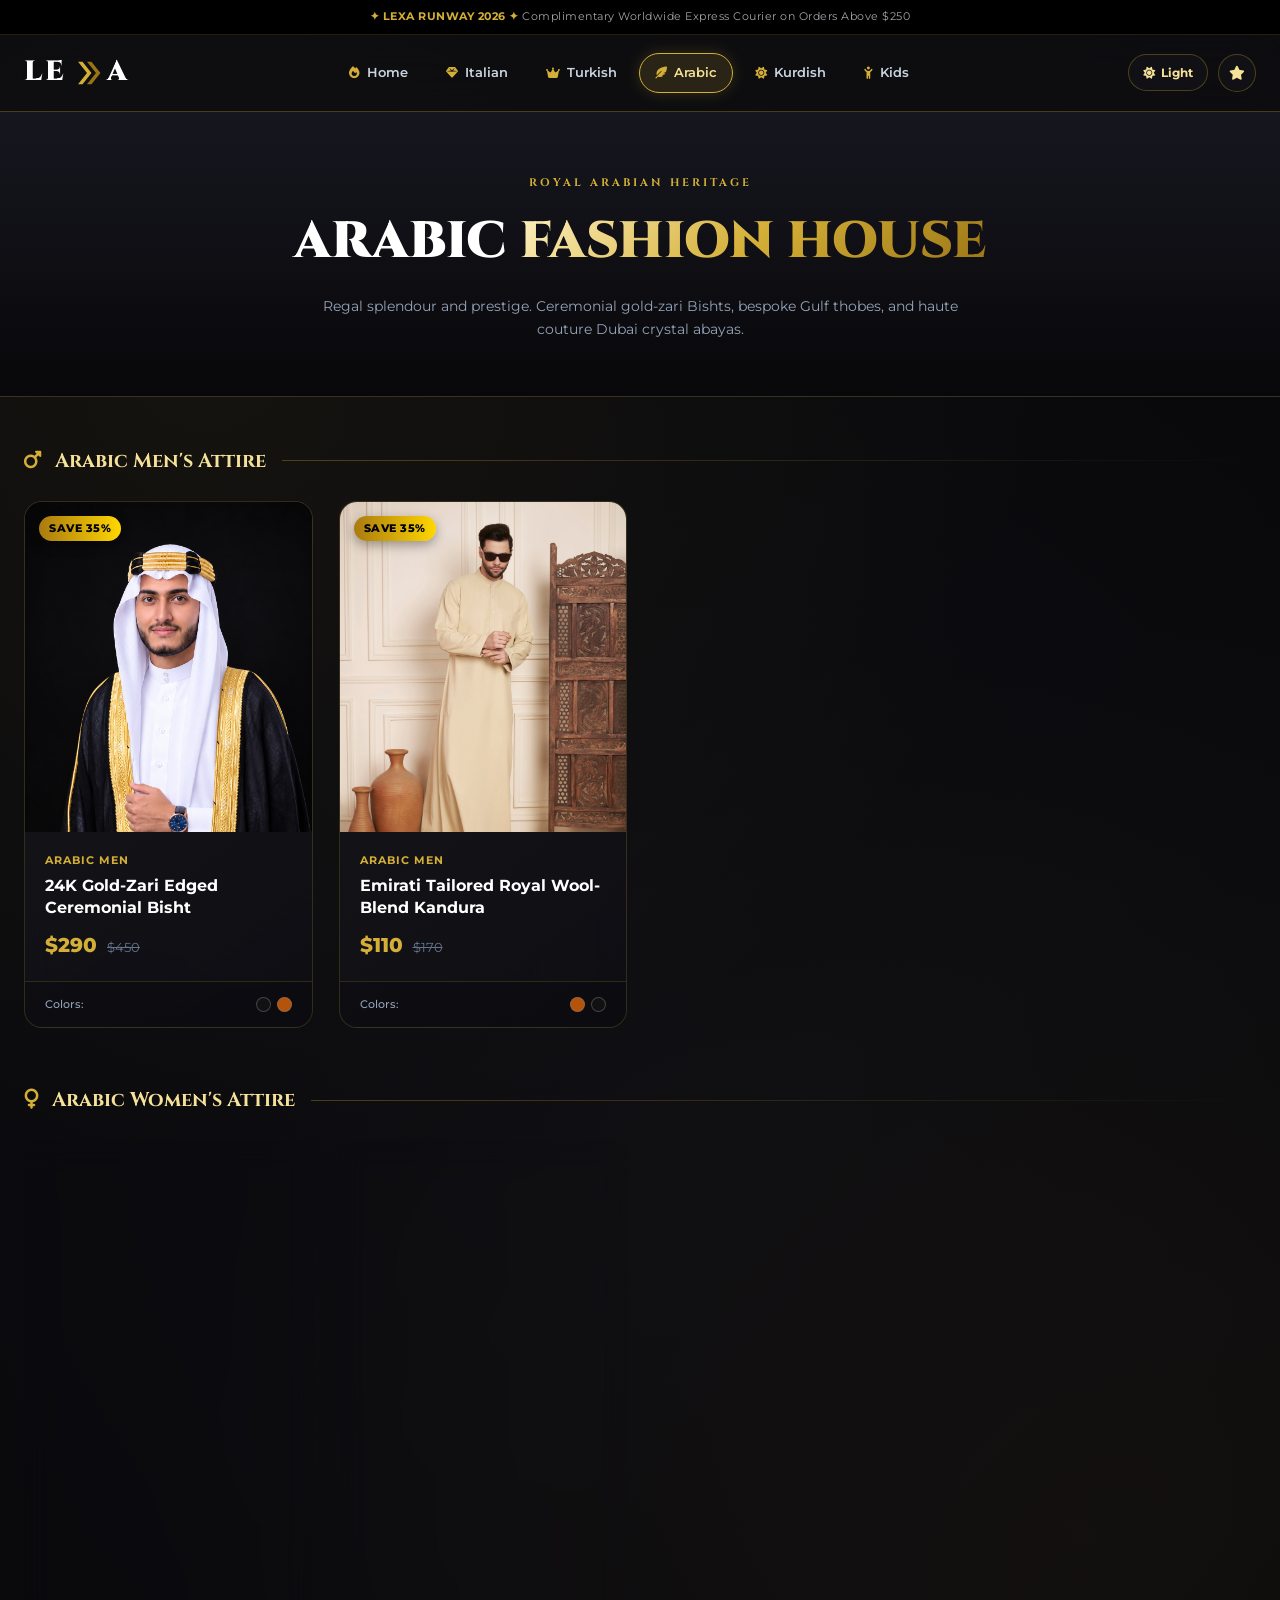
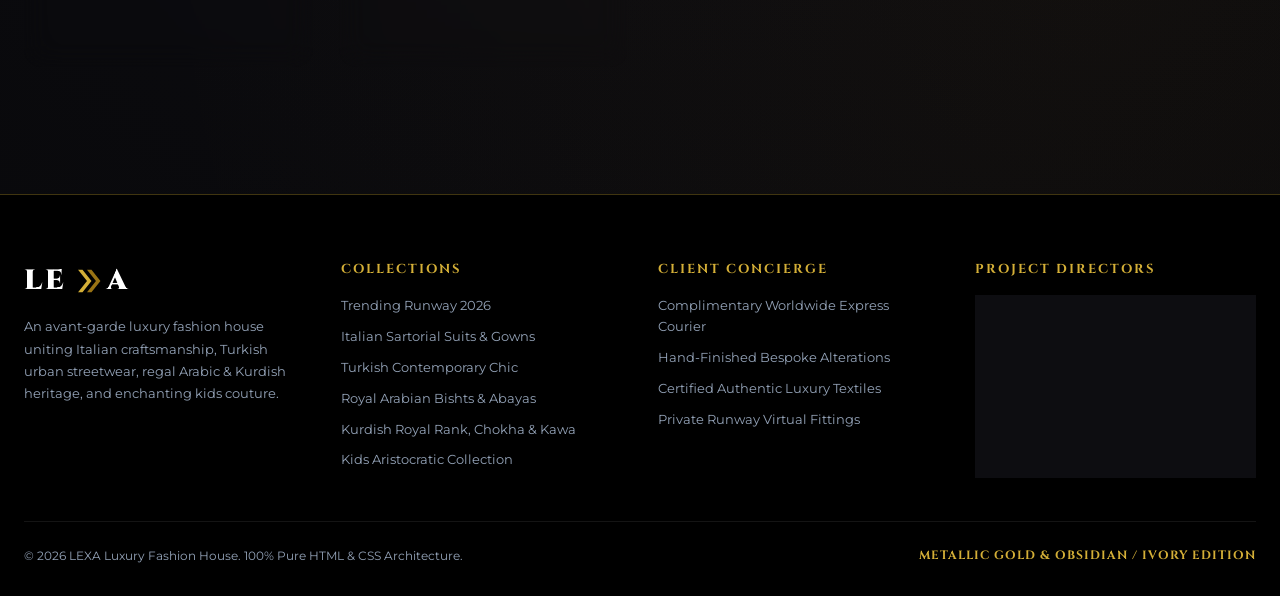
<file: arabic.html>
<!DOCTYPE html>
<html lang="en">

<head>
    <meta charset="UTF-8" />
    <meta name="viewport" content="width=device-width, initial-scale=1.0" />
    <title>LEXA | Arabic Fashion House</title>

    <link rel="preconnect" href="https://fonts.googleapis.com" />
    <link rel="preconnect" href="https://fonts.gstatic.com" crossorigin />
    <link href="https://fonts.googleapis.com/css2?family=Cinzel:wght@500;700;800;900&family=Montserrat:wght@300;400;500;600;700&display=swap" rel="stylesheet" />
    <link rel="stylesheet" href="https://cdnjs.cloudflare.com/ajax/libs/font-awesome/6.4.0/css/all.min.css" />

    <link rel="stylesheet" href="css/variables.css" />
    <link rel="stylesheet" href="css/base.css" />
    <link rel="stylesheet" href="css/layout.css" />
    <link rel="stylesheet" href="css/components.css" />
    <link rel="stylesheet" href="css/responsive.css" />
</head>

<body>
    <input type="checkbox" id="theme-toggle" class="theme-checkbox" aria-label="Toggle Light and Dark Mode" />

    <div class="site-wrapper">
        <div class="top-promo-bar">
            <span class="promo-highlight">✦ LEXA RUNWAY 2026 ✦</span> Complimentary Worldwide Express Courier on Orders Above $250
        </div>

        <header class="header-main">
            <input type="checkbox" id="mobile-menu-toggle" class="mobile-menu-checkbox" aria-label="Toggle Mobile Navigation" />

            <div class="luxury-container">
                <div class="nav-container">
                    <a href="index.html" class="lexa-logo" title="LEXA Home">
                        <span>LE</span>
                        <svg class="lexa-chevron-svg" viewBox="0 0 100 100" fill="none" xmlns="http://www.w3.org/2000/svg" aria-hidden="true">
                            <path d="M22 15 L50 50 L22 85 L36 85 L64 50 L36 15 Z" fill="#d4af37" />
                            <path d="M50 15 L78 50 L50 85 L64 85 L92 50 L64 15 Z" fill="#997314" />
                        </svg>
                        <span>A</span>
                    </a>

                    <nav class="nav-tabs-list" aria-label="Primary Navigation">
                        <a href="index.html" class="nav-tab-label"><i class="fa-solid fa-fire"></i> Home</a>
                        <a href="italian.html" class="nav-tab-label"><i class="fa-solid fa-gem"></i> Italian</a>
                        <a href="turkish.html" class="nav-tab-label"><i class="fa-solid fa-crown"></i> Turkish</a>
                        <a href="arabic.html" class="nav-tab-label active" aria-current="page"><i class="fa-solid fa-feather-pointed"></i> Arabic</a>
                        <a href="kurdish.html" class="nav-tab-label"><i class="fa-solid fa-sun"></i> Kurdish</a>
                        <a href="kids.html" class="nav-tab-label"><i class="fa-solid fa-child-reaching"></i> Kids</a>
                    </nav>

                    <div class="header-actions">
                        <label for="theme-toggle" class="theme-toggle-btn" title="Switch Light / Dark Mode">
                            <span class="theme-label-light"><i class="fa-solid fa-sun"></i> <span>Light</span></span>
                            <span class="theme-label-dark"><i class="fa-solid fa-moon"></i> <span>Dark</span></span>
                        </label>

                        <a href="#modal-ar-1" class="header-spotlight-btn" title="Spotlight Piece" aria-label="Open Arabic Spotlight Piece">
                            <i class="fa-solid fa-star"></i>
                        </a>

                        <label for="mobile-menu-toggle" class="mobile-menu-btn" title="Toggle Navigation" aria-label="Open Menu">
                            <i class="fa-solid fa-bars icon-open"></i>
                            <i class="fa-solid fa-xmark icon-close"></i>
                        </label>
                    </div>
                </div>
            </div>

            <nav class="mobile-dropdown" aria-label="Mobile Navigation">
                <a href="index.html" class="nav-tab-label"><i class="fa-solid fa-fire"></i> Home (Trending)</a>
                <a href="italian.html" class="nav-tab-label"><i class="fa-solid fa-gem"></i> Italian Fashion</a>
                <a href="turkish.html" class="nav-tab-label"><i class="fa-solid fa-crown"></i> Turkish Fashion</a>
                <a href="arabic.html" class="nav-tab-label active" aria-current="page"><i class="fa-solid fa-feather-pointed"></i> Arabic Fashion</a>
                <a href="kurdish.html" class="nav-tab-label"><i class="fa-solid fa-sun"></i> Kurdish Fashion</a>
                <a href="kids.html" class="nav-tab-label"><i class="fa-solid fa-child-reaching"></i> Kids Fashion</a>
            </nav>
        </header>

        <main class="page-fade-in">
            <section class="category-page-banner">
                <span class="banner-badge">ROYAL ARABIAN HERITAGE</span>
                <h1 class="banner-title">ARABIC <span class="gold-gradient-text">FASHION HOUSE</span></h1>
                <p class="banner-desc">Regal splendour and prestige. Ceremonial gold-zari Bishts, bespoke Gulf thobes, and haute couture Dubai crystal abayas.</p>
            </section>

            <div class="luxury-container">
                <div class="gender-divider">
                    <h2><i class="fa-solid fa-mars"></i> Arabic Men's Attire</h2>
                    <div class="line"></div>
                </div>

                <div class="product-grid">
                    <article class="glass-card">
                        <div class="card-img-holder">
                            <span class="shimmer-badge badge-pos">SAVE 35%</span>
                            <img src="clothes/arabic/man/1.png" alt="24K Gold-Zari Edged Ceremonial Bisht" />
                            <a href="#modal-ar-1" class="zoom-hint-btn" aria-label="View Ceremonial Bisht"><i class="fa-solid fa-magnifying-glass-plus"></i></a>
                        </div>
                        <div class="card-info">
                            <span class="card-cat">Arabic Men</span>
                            <h3 class="card-title">24K Gold-Zari Edged Ceremonial Bisht</h3>
                            <div class="price-box">
                                <span class="current-price">$290</span>
                                <span class="old-price">$450</span>
                            </div>
                        </div>
                        <div class="card-footer">
                            <span class="palette-label">Colors:</span>
                            <div class="color-swatches-box">
                                <span class="swatch-dot swatch-black" title="Onyx Black"></span>
                                <span class="swatch-dot swatch-camel" title="Desert Camel"></span>
                            </div>
                        </div>
                    </article>

                    <article class="glass-card">
                        <div class="card-img-holder">
                            <span class="shimmer-badge badge-pos">SAVE 35%</span>
                            <img src="clothes/arabic/man/2.jpg" alt="Emirati Tailored Royal Wool-Blend Kandura" />
                            <a href="#modal-ar-2" class="zoom-hint-btn" aria-label="View Royal Kandura"><i class="fa-solid fa-magnifying-glass-plus"></i></a>
                        </div>
                        <div class="card-info">
                            <span class="card-cat">Arabic Men</span>
                            <h3 class="card-title">Emirati Tailored Royal Wool-Blend Kandura</h3>
                            <div class="price-box">
                                <span class="current-price">$110</span>
                                <span class="old-price">$170</span>
                            </div>
                        </div>
                        <div class="card-footer">
                            <span class="palette-label">Colors:</span>
                            <div class="color-swatches-box">
                                <span class="swatch-dot swatch-camel" title="Sandstone"></span>
                                <span class="swatch-dot swatch-black" title="Obsidian"></span>
                            </div>
                        </div>
                    </article>
                </div>

                <div class="gender-divider">
                    <h2><i class="fa-solid fa-venus"></i> Arabic Women's Attire</h2>
                    <div class="line"></div>
                </div>

                <div class="product-grid">
                    <article class="glass-card">
                        <div class="card-img-holder">
                            <span class="shimmer-badge badge-pos">SAVE 33%</span>
                            <img src="clothes/arabic/women/2.png" alt="Dubai Swarovski Crystal Haute Abaya" />
                            <a href="#modal-ar-3" class="zoom-hint-btn" aria-label="View Crystal Abaya"><i class="fa-solid fa-magnifying-glass-plus"></i></a>
                        </div>
                        <div class="card-info">
                            <span class="card-cat">Arabic Women</span>
                            <h3 class="card-title">Dubai Swarovski Crystal Haute Abaya</h3>
                            <div class="price-box">
                                <span class="current-price">$215</span>
                                <span class="old-price">$320</span>
                            </div>
                        </div>
                        <div class="card-footer">
                            <span class="palette-label">Colors:</span>
                            <div class="color-swatches-box">
                                <span class="swatch-dot swatch-black" title="Midnight Black"></span>
                                <span class="swatch-dot swatch-gold" title="Crystal Gold"></span>
                            </div>
                        </div>
                    </article>

                    <article class="glass-card">
                        <div class="card-img-holder">
                            <span class="shimmer-badge badge-pos">SAVE 32%</span>
                            <img src="clothes/arabic/women/1.png" alt="Moroccan Silk Velvet Embroidered Caftan" />
                            <a href="#modal-ar-4" class="zoom-hint-btn" aria-label="View Moroccan Caftan"><i class="fa-solid fa-magnifying-glass-plus"></i></a>
                        </div>
                        <div class="card-info">
                            <span class="card-cat">Arabic Women</span>
                            <h3 class="card-title">Moroccan Silk Velvet Embroidered Caftan</h3>
                            <div class="price-box">
                                <span class="current-price">$230</span>
                                <span class="old-price">$340</span>
                            </div>
                        </div>
                        <div class="card-footer">
                            <span class="palette-label">Colors:</span>
                            <div class="color-swatches-box">
                                <span class="swatch-dot swatch-burgundy" title="Imperial Ruby"></span>
                                <span class="swatch-dot swatch-gold" title="Gold Sfifa"></span>
                            </div>
                        </div>
                    </article>
                </div>
            </div>
        </main>

        <!-- ARABIC MODALS -->
        <div id="modal-ar-1" class="pure-css-modal">
            <a href="#modal-closed" class="modal-backdrop-close" aria-label="Close Preview"></a>
            <div class="modal-content-box">
                <a href="#modal-closed" class="modal-close-btn" title="Close Lightbox">&times;</a>
                <div class="modal-img-preview">
                    <img src="clothes/arabic/man/1.png" alt="24K Gold-Zari Edged Ceremonial Bisht Zoomed" />
                    <div class="modal-zoom-tip"><i class="fa-solid fa-magnifying-glass"></i> Hover over photo to zoom</div>
                </div>
                <div class="modal-details">
                    <div>
                        <span class="modal-tag">Arabian Heritage • Men</span>
                        <h2 class="modal-title">24K Gold-Zari Edged Ceremonial Bisht</h2>
                        <div class="price-box">
                            <span class="current-price">$290</span>
                            <span class="old-price">$450</span>
                            <span class="shimmer-badge">SAVE 35%</span>
                        </div>
                        <p class="modal-desc">Hand-woven fine Najdi wool cloak trimmed with authentic 24K metallic gold zari embroidery—the ultimate emblem of ceremonial distinction.</p>
                        <span class="modal-meta-label">Length Options:</span>
                        <div class="size-tags">
                            <span class="size-pill">58</span>
                            <span class="size-pill featured">60</span>
                            <span class="size-pill">62</span>
                            <span class="size-pill">64</span>
                        </div>
                    </div>
                    <a href="#modal-closed" class="btn-gold modal-close-cta">Close Preview</a>
                </div>
            </div>
        </div>

        <div id="modal-ar-2" class="pure-css-modal">
            <a href="#modal-closed" class="modal-backdrop-close" aria-label="Close Preview"></a>
            <div class="modal-content-box">
                <a href="#modal-closed" class="modal-close-btn" title="Close Lightbox">&times;</a>
                <div class="modal-img-preview">
                    <img src="clothes/arabic/man/2.jpg" alt="Emirati Tailored Royal Wool-Blend Kandura Zoomed" />
                    <div class="modal-zoom-tip"><i class="fa-solid fa-magnifying-glass"></i> Hover over photo to zoom</div>
                </div>
                <div class="modal-details">
                    <div>
                        <span class="modal-tag">Arabian Heritage • Men</span>
                        <h2 class="modal-title">Emirati Tailored Royal Wool-Blend Kandura</h2>
                        <div class="price-box">
                            <span class="current-price">$110</span>
                            <span class="old-price">$170</span>
                            <span class="shimmer-badge">SAVE 35%</span>
                        </div>
                        <p class="modal-desc">Featherweight Japanese textile tailored in classic Emirati style with a hand-braided tarboosh tassel accent.</p>
                        <span class="modal-meta-label">Length Options:</span>
                        <div class="size-tags">
                            <span class="size-pill">56</span>
                            <span class="size-pill featured">58</span>
                            <span class="size-pill">60</span>
                            <span class="size-pill">62</span>
                        </div>
                    </div>
                    <a href="#modal-closed" class="btn-gold modal-close-cta">Close Preview</a>
                </div>
            </div>
        </div>

        <div id="modal-ar-3" class="pure-css-modal">
            <a href="#modal-closed" class="modal-backdrop-close" aria-label="Close Preview"></a>
            <div class="modal-content-box">
                <a href="#modal-closed" class="modal-close-btn" title="Close Lightbox">&times;</a>
                <div class="modal-img-preview">
                    <img src="clothes/arabic/women/2.png" alt="Dubai Swarovski Crystal Haute Abaya Zoomed" />
                    <div class="modal-zoom-tip"><i class="fa-solid fa-magnifying-glass"></i> Hover over photo to zoom</div>
                </div>
                <div class="modal-details">
                    <div>
                        <span class="modal-tag">Arabian Heritage • Women</span>
                        <h2 class="modal-title">Dubai Swarovski Crystal Haute Abaya</h2>
                        <div class="price-box">
                            <span class="current-price">$215</span>
                            <span class="old-price">$320</span>
                            <span class="shimmer-badge">SAVE 33%</span>
                        </div>
                        <p class="modal-desc">Flowing midnight Nada crepe accented by hand-placed radiant crystals along the sleeves and front drape.</p>
                        <span class="modal-meta-label">Length Options:</span>
                        <div class="size-tags">
                            <span class="size-pill">52</span>
                            <span class="size-pill featured">54</span>
                            <span class="size-pill">56</span>
                            <span class="size-pill">58</span>
                        </div>
                    </div>
                    <a href="#modal-closed" class="btn-gold modal-close-cta">Close Preview</a>
                </div>
            </div>
        </div>

        <div id="modal-ar-4" class="pure-css-modal">
            <a href="#modal-closed" class="modal-backdrop-close" aria-label="Close Preview"></a>
            <div class="modal-content-box">
                <a href="#modal-closed" class="modal-close-btn" title="Close Lightbox">&times;</a>
                <div class="modal-img-preview">
                    <img src="clothes/arabic/women/1.png" alt="Moroccan Silk Velvet Embroidered Caftan Zoomed" />
                    <div class="modal-zoom-tip"><i class="fa-solid fa-magnifying-glass"></i> Hover over photo to zoom</div>
                </div>
                <div class="modal-details">
                    <div>
                        <span class="modal-tag">Arabian Heritage • Women</span>
                        <h2 class="modal-title">Moroccan Silk Velvet Embroidered Caftan</h2>
                        <div class="price-box">
                            <span class="current-price">$230</span>
                            <span class="old-price">$340</span>
                            <span class="shimmer-badge">SAVE 32%</span>
                        </div>
                        <p class="modal-desc">Artisan-crafted silk velvet caftan embroidered with traditional gold sfifa braid and accompanied by a metallic Mdamma belt.</p>
                        <span class="modal-meta-label">Available Sizes:</span>
                        <div class="size-tags">
                            <span class="size-pill">S</span>
                            <span class="size-pill featured">M</span>
                            <span class="size-pill">L</span>
                            <span class="size-pill">XL</span>
                        </div>
                    </div>
                    <a href="#modal-closed" class="btn-gold modal-close-cta">Close Preview</a>
                </div>
            </div>
        </div>

        <footer class="main-footer">
            <div class="luxury-container">
                <div class="footer-grid">
                    <div class="footer-col">
                        <div class="lexa-logo" style="margin-bottom: 12px;">
                            <span>LE</span>
                            <svg class="lexa-chevron-svg" viewBox="0 0 100 100" fill="none" aria-hidden="true">
                                <path d="M22 15 L50 50 L22 85 L36 85 L64 50 L36 15 Z" fill="#d4af37" />
                                <path d="M50 15 L78 50 L50 85 L64 85 L92 50 L64 15 Z" fill="#997314" />
                            </svg>
                            <span>A</span>
                        </div>
                        <p>An avant-garde luxury fashion house uniting Italian craftsmanship, Turkish urban streetwear, regal Arabic &amp; Kurdish heritage, and enchanting kids couture.</p>
                    </div>
                    <div class="footer-col">
                        <h4>COLLECTIONS</h4>
                        <ul>
                            <li><a href="index.html">Trending Runway 2026</a></li>
                            <li><a href="italian.html">Italian Sartorial Suits &amp; Gowns</a></li>
                            <li><a href="turkish.html">Turkish Contemporary Chic</a></li>
                            <li><a href="arabic.html">Royal Arabian Bishts &amp; Abayas</a></li>
                            <li><a href="kurdish.html">Kurdish Royal Rank, Chokha &amp; Kawa</a></li>
                            <li><a href="kids.html">Kids Aristocratic Collection</a></li>
                        </ul>
                    </div>
                    <div class="footer-col">
                        <h4>CLIENT CONCIERGE</h4>
                        <ul>
                            <li>Complimentary Worldwide Express Courier</li>
                            <li>Hand-Finished Bespoke Alterations</li>
                            <li>Certified Authentic Luxury Textiles</li>
                            <li>Private Runway Virtual Fittings</li>
                        </ul>
                    </div>
                    <div class="footer-col">
                        <h4>PROJECT DIRECTORS</h4>
                        <div class="glass-panel directors-card">
                            <div class="director-row"><span class="director-role">Lead Dev:</span><span class="director-person">ABDULRAHMAN SALIM</span></div>
                            <div class="director-row"><span class="director-role">UI/UX Design:</span><span class="director-person">HERO HIWA</span></div>
                            <div class="director-row"><span class="director-role">Haute Curator:</span><span class="director-person">WARDA SALIM</span></div>
                            <div class="director-row"><span class="director-role">Brand Director:</span><span class="director-person">PARZHIN MASOUD</span></div>
                            <div class="director-row"><span class="director-role">Testing &amp; QA:</span><span class="director-person">ZANKO ZANA</span></div>
                        </div>
                    </div>
                </div>
                <div class="footer-bottom">
                    <span>© 2026 LEXA Luxury Fashion House. 100% Pure HTML &amp; CSS Architecture.</span>
                    <span class="footer-edition">METALLIC GOLD &amp; OBSIDIAN / IVORY EDITION</span>
                </div>
            </div>
        </footer>
    </div>
</body>

</html>
</file>
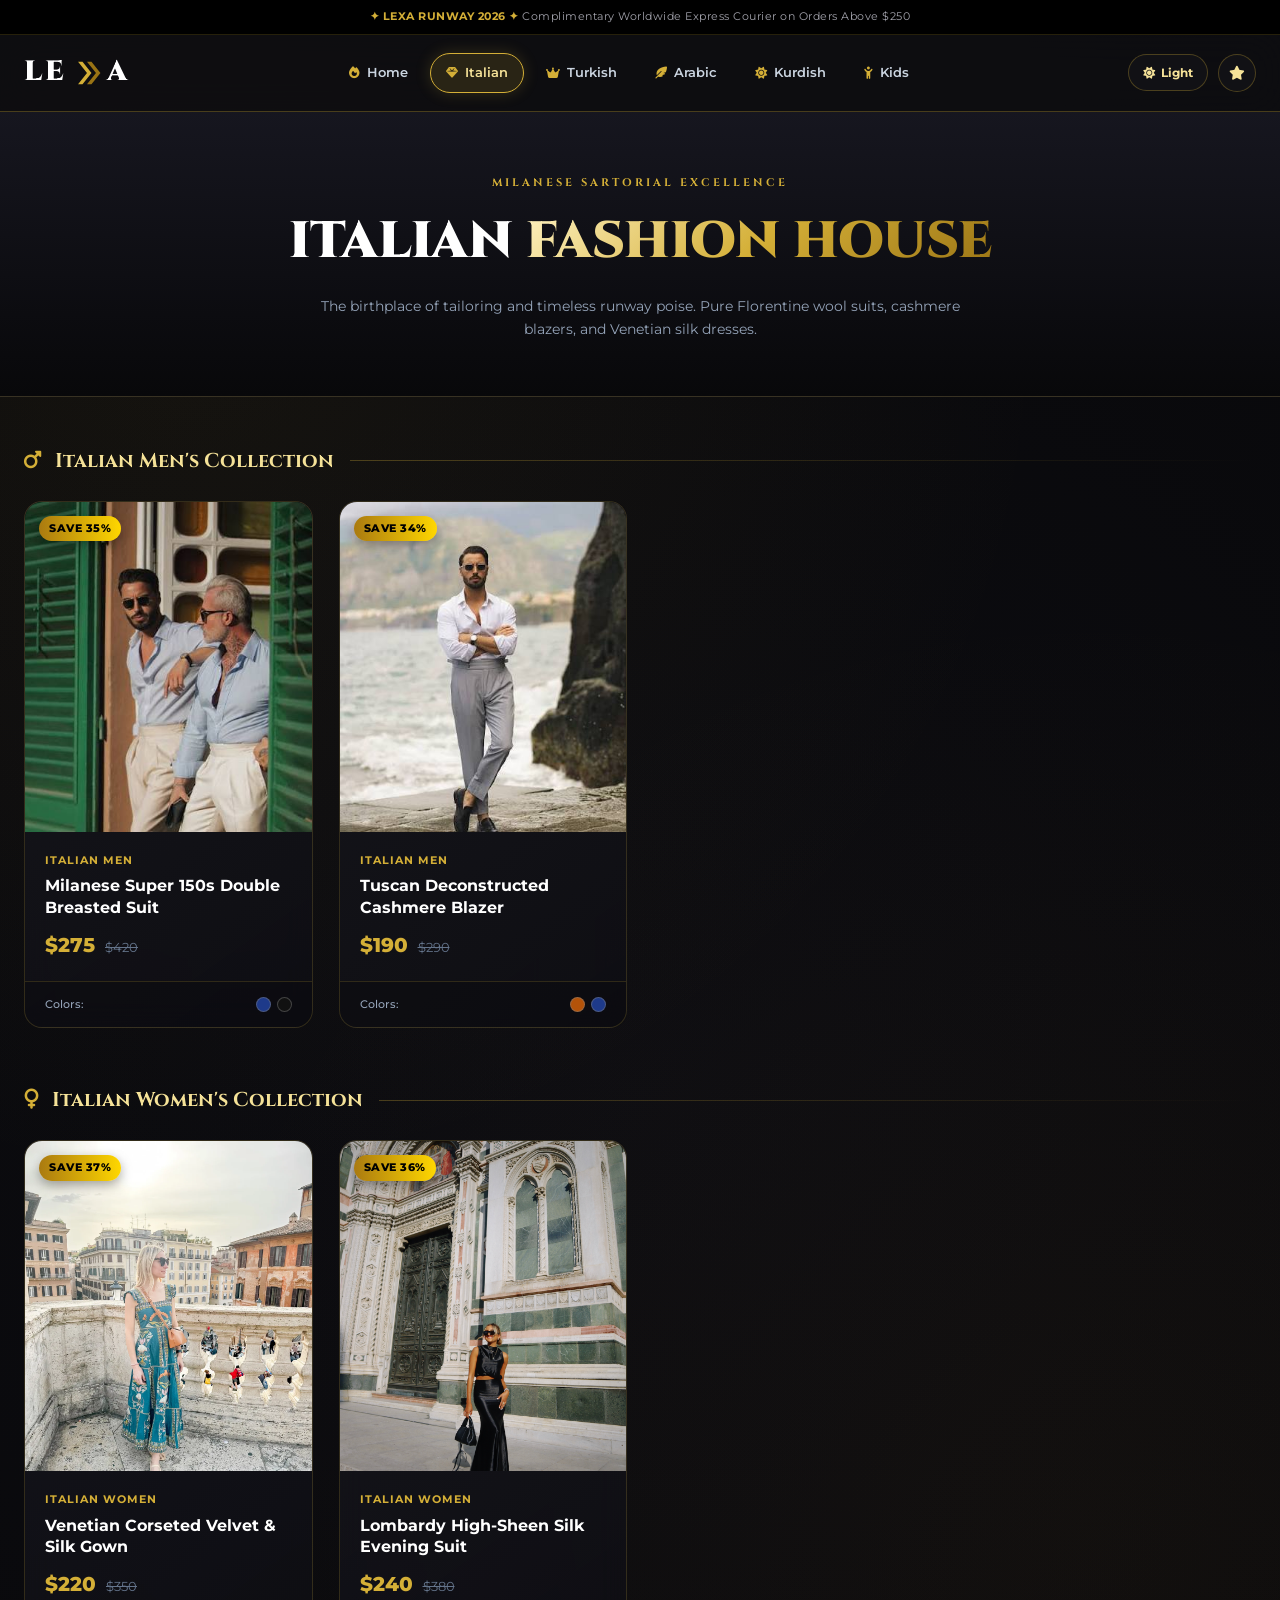
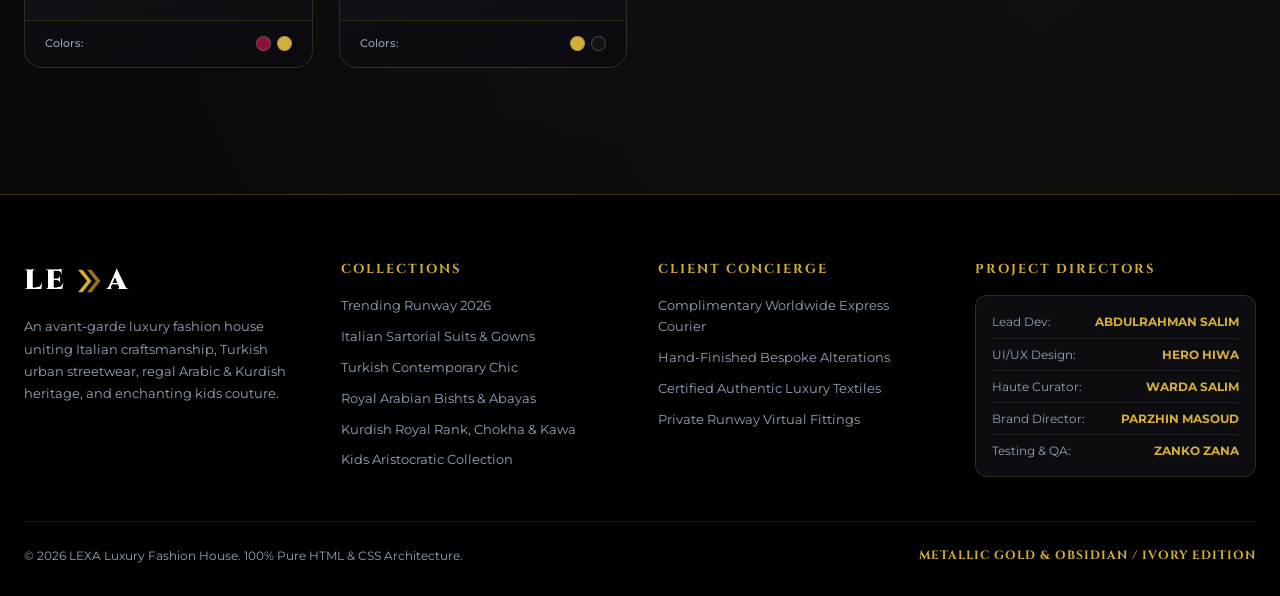
<file: italian.html>
<!DOCTYPE html>
<html lang="en">

<head>
    <meta charset="UTF-8" />
    <meta name="viewport" content="width=device-width, initial-scale=1.0" />
    <title>LEXA | Italian Fashion House</title>

    <link rel="preconnect" href="https://fonts.googleapis.com" />
    <link rel="preconnect" href="https://fonts.gstatic.com" crossorigin />
    <link href="https://fonts.googleapis.com/css2?family=Cinzel:wght@500;700;800;900&family=Montserrat:wght@300;400;500;600;700&display=swap" rel="stylesheet" />
    <link rel="stylesheet" href="https://cdnjs.cloudflare.com/ajax/libs/font-awesome/6.4.0/css/all.min.css" />

    <link rel="stylesheet" href="css/variables.css" />
    <link rel="stylesheet" href="css/base.css" />
    <link rel="stylesheet" href="css/layout.css" />
    <link rel="stylesheet" href="css/components.css" />
    <link rel="stylesheet" href="css/responsive.css" />
</head>

<body>
    <input type="checkbox" id="theme-toggle" class="theme-checkbox" aria-label="Toggle Light and Dark Mode" />

    <div class="site-wrapper">
        <div class="top-promo-bar">
            <span class="promo-highlight">✦ LEXA RUNWAY 2026 ✦</span> Complimentary Worldwide Express Courier on Orders Above $250
        </div>

        <header class="header-main">
            <input type="checkbox" id="mobile-menu-toggle" class="mobile-menu-checkbox" aria-label="Toggle Mobile Navigation" />

            <div class="luxury-container">
                <div class="nav-container">
                    <a href="index.html" class="lexa-logo" title="LEXA Home">
                        <span>LE</span>
                        <svg class="lexa-chevron-svg" viewBox="0 0 100 100" fill="none" xmlns="http://www.w3.org/2000/svg" aria-hidden="true">
                            <path d="M22 15 L50 50 L22 85 L36 85 L64 50 L36 15 Z" fill="#d4af37" />
                            <path d="M50 15 L78 50 L50 85 L64 85 L92 50 L64 15 Z" fill="#997314" />
                        </svg>
                        <span>A</span>
                    </a>

                    <nav class="nav-tabs-list" aria-label="Primary Navigation">
                        <a href="index.html" class="nav-tab-label"><i class="fa-solid fa-fire"></i> Home</a>
                        <a href="italian.html" class="nav-tab-label active" aria-current="page"><i class="fa-solid fa-gem"></i> Italian</a>
                        <a href="turkish.html" class="nav-tab-label"><i class="fa-solid fa-crown"></i> Turkish</a>
                        <a href="arabic.html" class="nav-tab-label"><i class="fa-solid fa-feather-pointed"></i> Arabic</a>
                        <a href="kurdish.html" class="nav-tab-label"><i class="fa-solid fa-sun"></i> Kurdish</a>
                        <a href="kids.html" class="nav-tab-label"><i class="fa-solid fa-child-reaching"></i> Kids</a>
                    </nav>

                    <div class="header-actions">
                        <label for="theme-toggle" class="theme-toggle-btn" title="Switch Light / Dark Mode">
                            <span class="theme-label-light"><i class="fa-solid fa-sun"></i> <span>Light</span></span>
                            <span class="theme-label-dark"><i class="fa-solid fa-moon"></i> <span>Dark</span></span>
                        </label>

                        <a href="#modal-it-1" class="header-spotlight-btn" title="Spotlight Piece" aria-label="Open Italian Spotlight Piece">
                            <i class="fa-solid fa-star"></i>
                        </a>

                        <label for="mobile-menu-toggle" class="mobile-menu-btn" title="Toggle Navigation" aria-label="Open Menu">
                            <i class="fa-solid fa-bars icon-open"></i>
                            <i class="fa-solid fa-xmark icon-close"></i>
                        </label>
                    </div>
                </div>
            </div>

            <nav class="mobile-dropdown" aria-label="Mobile Navigation">
                <a href="index.html" class="nav-tab-label"><i class="fa-solid fa-fire"></i> Home (Trending)</a>
                <a href="italian.html" class="nav-tab-label active" aria-current="page"><i class="fa-solid fa-gem"></i> Italian Fashion</a>
                <a href="turkish.html" class="nav-tab-label"><i class="fa-solid fa-crown"></i> Turkish Fashion</a>
                <a href="arabic.html" class="nav-tab-label"><i class="fa-solid fa-feather-pointed"></i> Arabic Fashion</a>
                <a href="kurdish.html" class="nav-tab-label"><i class="fa-solid fa-sun"></i> Kurdish Fashion</a>
                <a href="kids.html" class="nav-tab-label"><i class="fa-solid fa-child-reaching"></i> Kids Fashion</a>
            </nav>
        </header>

        <main class="page-fade-in">
            <section class="category-page-banner">
                <span class="banner-badge">MILANESE SARTORIAL EXCELLENCE</span>
                <h1 class="banner-title">ITALIAN <span class="gold-gradient-text">FASHION HOUSE</span></h1>
                <p class="banner-desc">The birthplace of tailoring and timeless runway poise. Pure Florentine wool suits, cashmere blazers, and Venetian silk dresses.</p>
            </section>

            <div class="luxury-container">
                <div class="gender-divider">
                    <h2><i class="fa-solid fa-mars"></i> Italian Men's Collection</h2>
                    <div class="line"></div>
                </div>

                <div class="product-grid">
                    <article class="glass-card">
                        <div class="card-img-holder">
                            <span class="shimmer-badge badge-pos">SAVE 35%</span>
                            <img src="clothes/ITALLY/MAN/1.jpg" alt="Milanese Super 150s Double Breasted Suit" />
                            <a href="#modal-it-1" class="zoom-hint-btn" aria-label="View Double Breasted Suit"><i class="fa-solid fa-magnifying-glass-plus"></i></a>
                        </div>
                        <div class="card-info">
                            <span class="card-cat">Italian Men</span>
                            <h3 class="card-title">Milanese Super 150s Double Breasted Suit</h3>
                            <div class="price-box">
                                <span class="current-price">$275</span>
                                <span class="old-price">$420</span>
                            </div>
                        </div>
                        <div class="card-footer">
                            <span class="palette-label">Colors:</span>
                            <div class="color-swatches-box">
                                <span class="swatch-dot swatch-navy" title="Midnight Navy"></span>
                                <span class="swatch-dot swatch-black" title="Obsidian Black"></span>
                            </div>
                        </div>
                    </article>

                    <article class="glass-card">
                        <div class="card-img-holder">
                            <span class="shimmer-badge badge-pos">SAVE 34%</span>
                            <img src="clothes/ITALLY/MAN/2.jpg" alt="Tuscan Deconstructed Cashmere Blazer" />
                            <a href="#modal-it-2" class="zoom-hint-btn" aria-label="View Cashmere Blazer"><i class="fa-solid fa-magnifying-glass-plus"></i></a>
                        </div>
                        <div class="card-info">
                            <span class="card-cat">Italian Men</span>
                            <h3 class="card-title">Tuscan Deconstructed Cashmere Blazer</h3>
                            <div class="price-box">
                                <span class="current-price">$190</span>
                                <span class="old-price">$290</span>
                            </div>
                        </div>
                        <div class="card-footer">
                            <span class="palette-label">Colors:</span>
                            <div class="color-swatches-box">
                                <span class="swatch-dot swatch-camel" title="Camel Tan"></span>
                                <span class="swatch-dot swatch-navy" title="Deep Navy"></span>
                            </div>
                        </div>
                    </article>
                </div>

                <div class="gender-divider">
                    <h2><i class="fa-solid fa-venus"></i> Italian Women's Collection</h2>
                    <div class="line"></div>
                </div>

                <div class="product-grid">
                    <article class="glass-card">
                        <div class="card-img-holder">
                            <span class="shimmer-badge badge-pos">SAVE 37%</span>
                            <img src="clothes/ITALLY/WOMEN/1.webp" alt="Venetian Corseted Velvet and Silk Gown" />
                            <a href="#modal-it-3" class="zoom-hint-btn" aria-label="View Venetian Velvet Gown"><i class="fa-solid fa-magnifying-glass-plus"></i></a>
                        </div>
                        <div class="card-info">
                            <span class="card-cat">Italian Women</span>
                            <h3 class="card-title">Venetian Corseted Velvet &amp; Silk Gown</h3>
                            <div class="price-box">
                                <span class="current-price">$220</span>
                                <span class="old-price">$350</span>
                            </div>
                        </div>
                        <div class="card-footer">
                            <span class="palette-label">Colors:</span>
                            <div class="color-swatches-box">
                                <span class="swatch-dot swatch-burgundy" title="Velvet Burgundy"></span>
                                <span class="swatch-dot swatch-gold" title="Gold Accent"></span>
                            </div>
                        </div>
                    </article>

                    <article class="glass-card">
                        <div class="card-img-holder">
                            <span class="shimmer-badge badge-pos">SAVE 36%</span>
                            <img src="clothes/ITALLY/WOMEN/2.jpeg" alt="Lombardy High-Sheen Silk Evening Suit" />
                            <a href="#modal-it-4" class="zoom-hint-btn" aria-label="View Silk Evening Suit"><i class="fa-solid fa-magnifying-glass-plus"></i></a>
                        </div>
                        <div class="card-info">
                            <span class="card-cat">Italian Women</span>
                            <h3 class="card-title">Lombardy High-Sheen Silk Evening Suit</h3>
                            <div class="price-box">
                                <span class="current-price">$240</span>
                                <span class="old-price">$380</span>
                            </div>
                        </div>
                        <div class="card-footer">
                            <span class="palette-label">Colors:</span>
                            <div class="color-swatches-box">
                                <span class="swatch-dot swatch-gold" title="Champagne Gold"></span>
                                <span class="swatch-dot swatch-black" title="Jet Black"></span>
                            </div>
                        </div>
                    </article>
                </div>
            </div>
        </main>

        <!-- ITALIAN MODALS -->
        <div id="modal-it-1" class="pure-css-modal">
            <a href="#modal-closed" class="modal-backdrop-close" aria-label="Close Preview"></a>
            <div class="modal-content-box">
                <a href="#modal-closed" class="modal-close-btn" title="Close Lightbox">&times;</a>
                <div class="modal-img-preview">
                    <img src="clothes/ITALLY/MAN/1.jpg" alt="Milanese Super 150s Double Breasted Suit Zoomed" />
                    <div class="modal-zoom-tip"><i class="fa-solid fa-magnifying-glass"></i> Hover over photo to zoom</div>
                </div>
                <div class="modal-details">
                    <div>
                        <span class="modal-tag">Italian Sartoria • Men</span>
                        <h2 class="modal-title">Milanese Super 150s Double Breasted Suit</h2>
                        <div class="price-box">
                            <span class="current-price">$275</span>
                            <span class="old-price">$420</span>
                            <span class="shimmer-badge">SAVE 35%</span>
                        </div>
                        <p class="modal-desc">Hand-sewn full-canvas structure crafted in Milan from superfine Italian wool with peak lapels and horn buttons.</p>
                        <span class="modal-meta-label">Available Sizes:</span>
                        <div class="size-tags">
                            <span class="size-pill">46</span>
                            <span class="size-pill featured">48</span>
                            <span class="size-pill">50</span>
                            <span class="size-pill">52</span>
                        </div>
                    </div>
                    <a href="#modal-closed" class="btn-gold modal-close-cta">Close Preview</a>
                </div>
            </div>
        </div>

        <div id="modal-it-2" class="pure-css-modal">
            <a href="#modal-closed" class="modal-backdrop-close" aria-label="Close Preview"></a>
            <div class="modal-content-box">
                <a href="#modal-closed" class="modal-close-btn" title="Close Lightbox">&times;</a>
                <div class="modal-img-preview">
                    <img src="clothes/ITALLY/MAN/2.jpg" alt="Tuscan Deconstructed Cashmere Blazer Zoomed" />
                    <div class="modal-zoom-tip"><i class="fa-solid fa-magnifying-glass"></i> Hover over photo to zoom</div>
                </div>
                <div class="modal-details">
                    <div>
                        <span class="modal-tag">Italian Sartoria • Men</span>
                        <h2 class="modal-title">Tuscan Deconstructed Cashmere Blazer</h2>
                        <div class="price-box">
                            <span class="current-price">$190</span>
                            <span class="old-price">$290</span>
                            <span class="shimmer-badge">SAVE 34%</span>
                        </div>
                        <p class="modal-desc">Ultra-soft pure cashmere unstructured jacket offering effortless drape and breathable comfort across seasons.</p>
                        <span class="modal-meta-label">Available Sizes:</span>
                        <div class="size-tags">
                            <span class="size-pill">S</span>
                            <span class="size-pill featured">M</span>
                            <span class="size-pill">L</span>
                            <span class="size-pill">XL</span>
                        </div>
                    </div>
                    <a href="#modal-closed" class="btn-gold modal-close-cta">Close Preview</a>
                </div>
            </div>
        </div>

        <div id="modal-it-3" class="pure-css-modal">
            <a href="#modal-closed" class="modal-backdrop-close" aria-label="Close Preview"></a>
            <div class="modal-content-box">
                <a href="#modal-closed" class="modal-close-btn" title="Close Lightbox">&times;</a>
                <div class="modal-img-preview">
                    <img src="clothes/ITALLY/WOMEN/1.webp" alt="Venetian Corseted Velvet and Silk Gown Zoomed" />
                    <div class="modal-zoom-tip"><i class="fa-solid fa-magnifying-glass"></i> Hover over photo to zoom</div>
                </div>
                <div class="modal-details">
                    <div>
                        <span class="modal-tag">Italian Couture • Women</span>
                        <h2 class="modal-title">Venetian Corseted Velvet &amp; Silk Gown</h2>
                        <div class="price-box">
                            <span class="current-price">$220</span>
                            <span class="old-price">$350</span>
                            <span class="shimmer-badge">SAVE 37%</span>
                        </div>
                        <p class="modal-desc">Bespoke evening dress crafted with sculpted velvet corsetry and flowing Venetian silk panels.</p>
                        <span class="modal-meta-label">Available Sizes:</span>
                        <div class="size-tags">
                            <span class="size-pill">XS</span>
                            <span class="size-pill featured">S</span>
                            <span class="size-pill">M</span>
                            <span class="size-pill">L</span>
                        </div>
                    </div>
                    <a href="#modal-closed" class="btn-gold modal-close-cta">Close Preview</a>
                </div>
            </div>
        </div>

        <div id="modal-it-4" class="pure-css-modal">
            <a href="#modal-closed" class="modal-backdrop-close" aria-label="Close Preview"></a>
            <div class="modal-content-box">
                <a href="#modal-closed" class="modal-close-btn" title="Close Lightbox">&times;</a>
                <div class="modal-img-preview">
                    <img src="clothes/ITALLY/WOMEN/2.jpeg" alt="Lombardy High-Sheen Silk Evening Suit Zoomed" />
                    <div class="modal-zoom-tip"><i class="fa-solid fa-magnifying-glass"></i> Hover over photo to zoom</div>
                </div>
                <div class="modal-details">
                    <div>
                        <span class="modal-tag">Italian Couture • Women</span>
                        <h2 class="modal-title">Lombardy High-Sheen Silk Evening Suit</h2>
                        <div class="price-box">
                            <span class="current-price">$240</span>
                            <span class="old-price">$380</span>
                            <span class="shimmer-badge">SAVE 36%</span>
                        </div>
                        <p class="modal-desc">Modern power dressing with pure silk construction, tailored trousers, and a luminous satin shawl lapel.</p>
                        <span class="modal-meta-label">Available Sizes:</span>
                        <div class="size-tags">
                            <span class="size-pill">XS</span>
                            <span class="size-pill featured">S</span>
                            <span class="size-pill">M</span>
                            <span class="size-pill">L</span>
                        </div>
                    </div>
                    <a href="#modal-closed" class="btn-gold modal-close-cta">Close Preview</a>
                </div>
            </div>
        </div>

        <footer class="main-footer">
            <div class="luxury-container">
                <div class="footer-grid">
                    <div class="footer-col">
                        <div class="lexa-logo" style="margin-bottom: 12px;">
                            <span>LE</span>
                            <svg class="lexa-chevron-svg" viewBox="0 0 100 100" fill="none" aria-hidden="true">
                                <path d="M22 15 L50 50 L22 85 L36 85 L64 50 L36 15 Z" fill="#d4af37" />
                                <path d="M50 15 L78 50 L50 85 L64 85 L92 50 L64 15 Z" fill="#997314" />
                            </svg>
                            <span>A</span>
                        </div>
                        <p>An avant-garde luxury fashion house uniting Italian craftsmanship, Turkish urban streetwear, regal Arabic &amp; Kurdish heritage, and enchanting kids couture.</p>
                    </div>
                    <div class="footer-col">
                        <h4>COLLECTIONS</h4>
                        <ul>
                            <li><a href="index.html">Trending Runway 2026</a></li>
                            <li><a href="italian.html">Italian Sartorial Suits &amp; Gowns</a></li>
                            <li><a href="turkish.html">Turkish Contemporary Chic</a></li>
                            <li><a href="arabic.html">Royal Arabian Bishts &amp; Abayas</a></li>
                            <li><a href="kurdish.html">Kurdish Royal Rank, Chokha &amp; Kawa</a></li>
                            <li><a href="kids.html">Kids Aristocratic Collection</a></li>
                        </ul>
                    </div>
                    <div class="footer-col">
                        <h4>CLIENT CONCIERGE</h4>
                        <ul>
                            <li>Complimentary Worldwide Express Courier</li>
                            <li>Hand-Finished Bespoke Alterations</li>
                            <li>Certified Authentic Luxury Textiles</li>
                            <li>Private Runway Virtual Fittings</li>
                        </ul>
                    </div>
                    <div class="footer-col">
                        <h4>PROJECT DIRECTORS</h4>
                        <div class="glass-panel directors-card">
                            <div class="director-row"><span class="director-role">Lead Dev:</span><span class="director-person">ABDULRAHMAN SALIM</span></div>
                            <div class="director-row"><span class="director-role">UI/UX Design:</span><span class="director-person">HERO HIWA</span></div>
                            <div class="director-row"><span class="director-role">Haute Curator:</span><span class="director-person">WARDA SALIM</span></div>
                            <div class="director-row"><span class="director-role">Brand Director:</span><span class="director-person">PARZHIN MASOUD</span></div>
                            <div class="director-row"><span class="director-role">Testing &amp; QA:</span><span class="director-person">ZANKO ZANA</span></div>
                        </div>
                    </div>
                </div>
                <div class="footer-bottom">
                    <span>© 2026 LEXA Luxury Fashion House. 100% Pure HTML &amp; CSS Architecture.</span>
                    <span class="footer-edition">METALLIC GOLD &amp; OBSIDIAN / IVORY EDITION</span>
                </div>
            </div>
        </footer>
    </div>
</body>

</html>
</file>
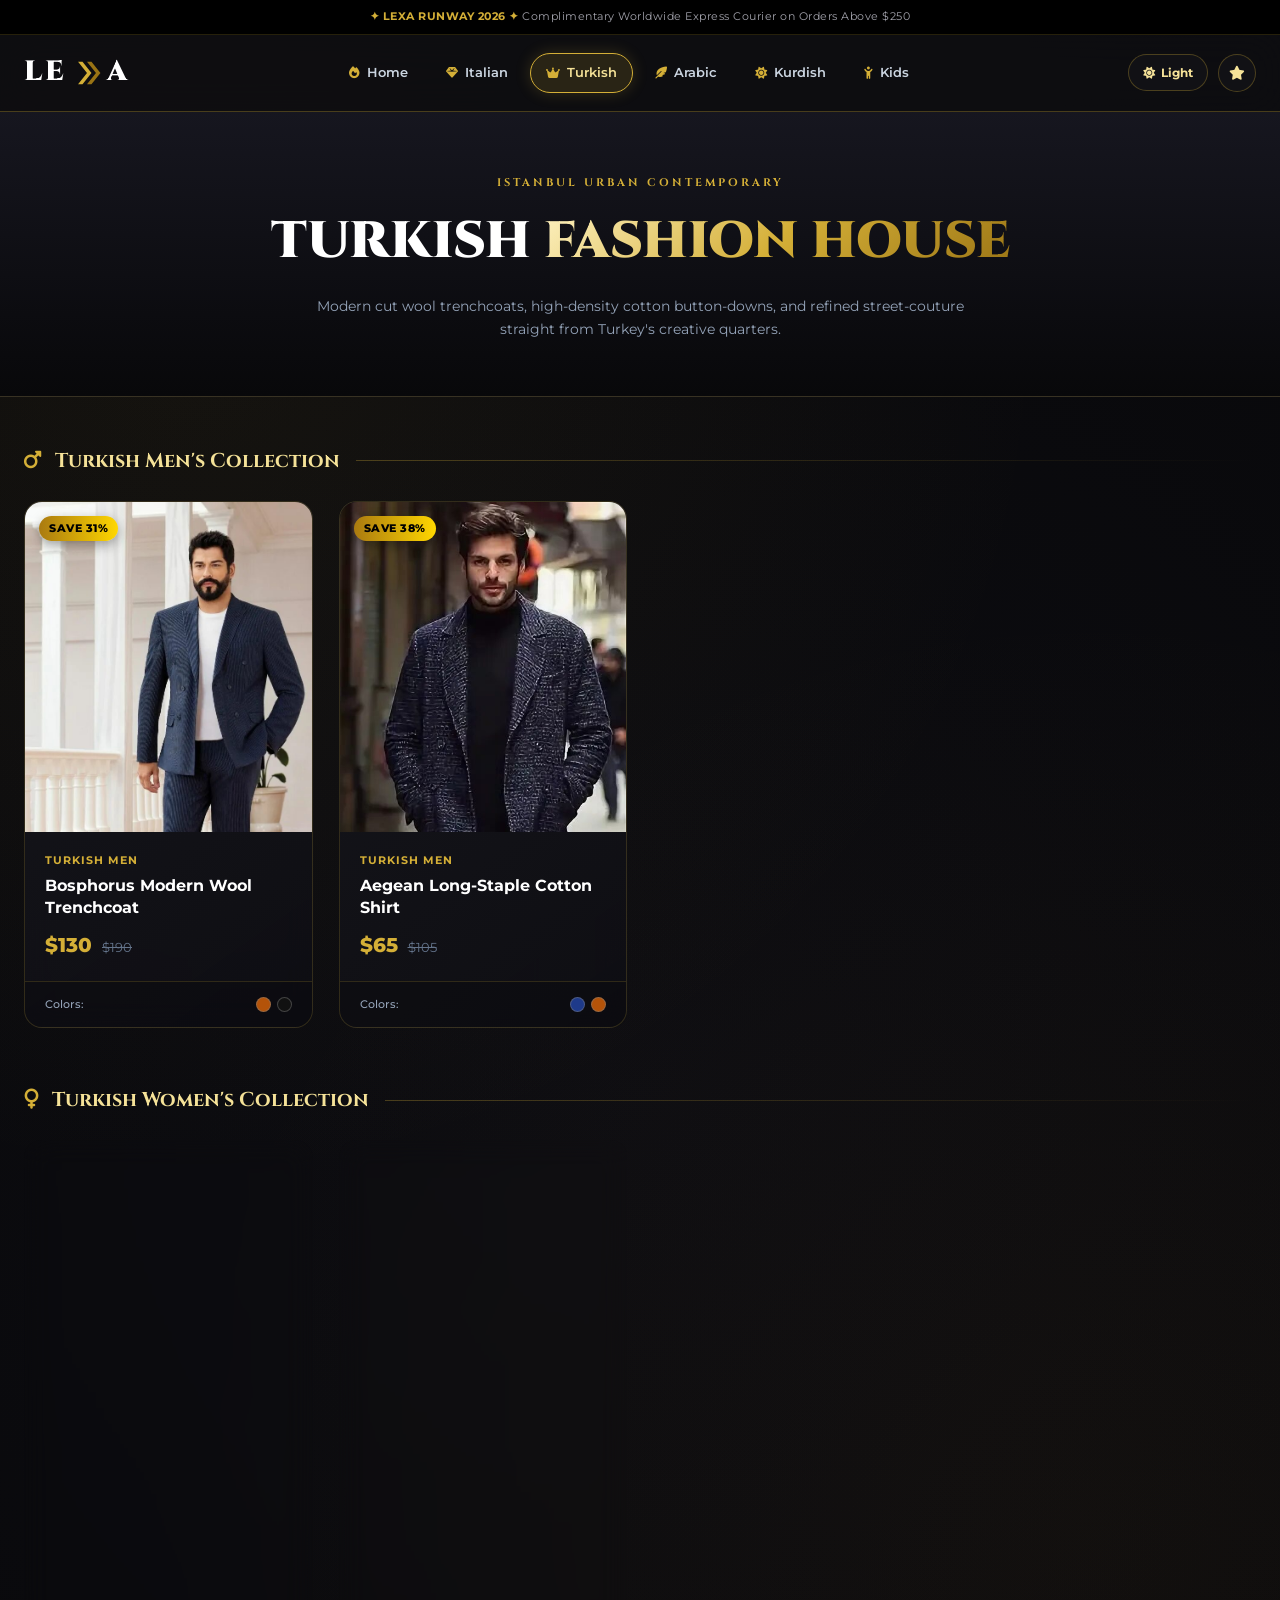
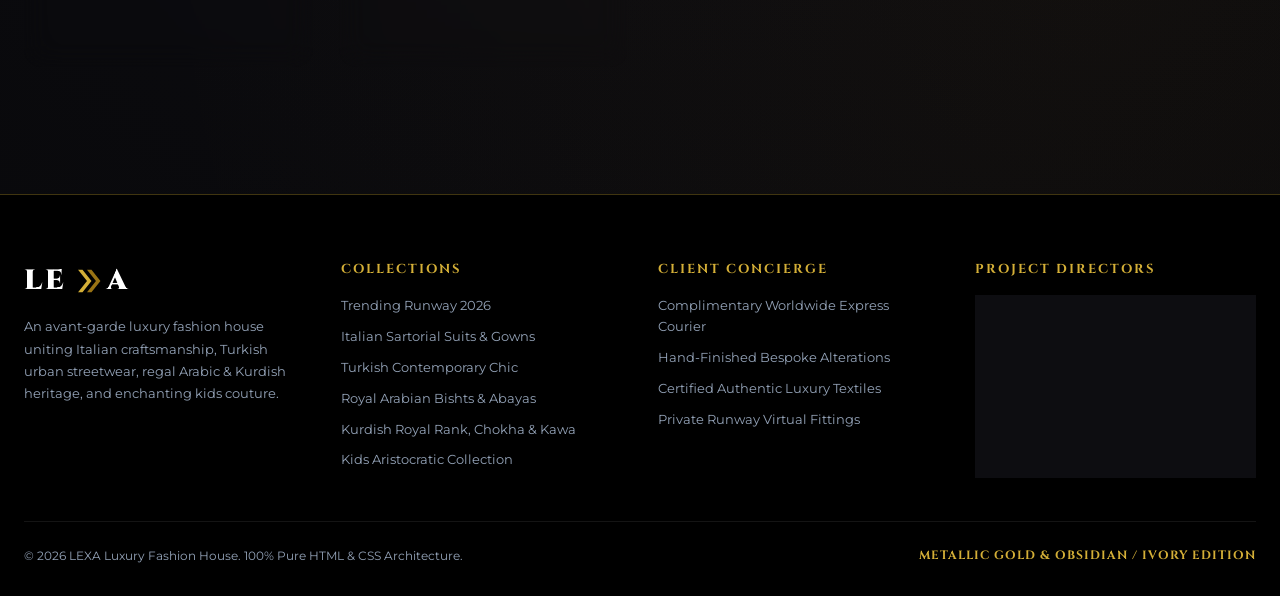
<file: turkish.html>
<!DOCTYPE html>
<html lang="en">

<head>
    <meta charset="UTF-8" />
    <meta name="viewport" content="width=device-width, initial-scale=1.0" />
    <title>LEXA | Turkish Fashion House</title>

    <link rel="preconnect" href="https://fonts.googleapis.com" />
    <link rel="preconnect" href="https://fonts.gstatic.com" crossorigin />
    <link href="https://fonts.googleapis.com/css2?family=Cinzel:wght@500;700;800;900&family=Montserrat:wght@300;400;500;600;700&display=swap" rel="stylesheet" />
    <link rel="stylesheet" href="https://cdnjs.cloudflare.com/ajax/libs/font-awesome/6.4.0/css/all.min.css" />

    <link rel="stylesheet" href="css/variables.css" />
    <link rel="stylesheet" href="css/base.css" />
    <link rel="stylesheet" href="css/layout.css" />
    <link rel="stylesheet" href="css/components.css" />
    <link rel="stylesheet" href="css/responsive.css" />
</head>

<body>
    <input type="checkbox" id="theme-toggle" class="theme-checkbox" aria-label="Toggle Light and Dark Mode" />

    <div class="site-wrapper">
        <div class="top-promo-bar">
            <span class="promo-highlight">✦ LEXA RUNWAY 2026 ✦</span> Complimentary Worldwide Express Courier on Orders Above $250
        </div>

        <header class="header-main">
            <input type="checkbox" id="mobile-menu-toggle" class="mobile-menu-checkbox" aria-label="Toggle Mobile Navigation" />

            <div class="luxury-container">
                <div class="nav-container">
                    <a href="index.html" class="lexa-logo" title="LEXA Home">
                        <span>LE</span>
                        <svg class="lexa-chevron-svg" viewBox="0 0 100 100" fill="none" xmlns="http://www.w3.org/2000/svg" aria-hidden="true">
                            <path d="M22 15 L50 50 L22 85 L36 85 L64 50 L36 15 Z" fill="#d4af37" />
                            <path d="M50 15 L78 50 L50 85 L64 85 L92 50 L64 15 Z" fill="#997314" />
                        </svg>
                        <span>A</span>
                    </a>

                    <nav class="nav-tabs-list" aria-label="Primary Navigation">
                        <a href="index.html" class="nav-tab-label"><i class="fa-solid fa-fire"></i> Home</a>
                        <a href="italian.html" class="nav-tab-label"><i class="fa-solid fa-gem"></i> Italian</a>
                        <a href="turkish.html" class="nav-tab-label active" aria-current="page"><i class="fa-solid fa-crown"></i> Turkish</a>
                        <a href="arabic.html" class="nav-tab-label"><i class="fa-solid fa-feather-pointed"></i> Arabic</a>
                        <a href="kurdish.html" class="nav-tab-label"><i class="fa-solid fa-sun"></i> Kurdish</a>
                        <a href="kids.html" class="nav-tab-label"><i class="fa-solid fa-child-reaching"></i> Kids</a>
                    </nav>

                    <div class="header-actions">
                        <label for="theme-toggle" class="theme-toggle-btn" title="Switch Light / Dark Mode">
                            <span class="theme-label-light"><i class="fa-solid fa-sun"></i> <span>Light</span></span>
                            <span class="theme-label-dark"><i class="fa-solid fa-moon"></i> <span>Dark</span></span>
                        </label>

                        <a href="#modal-tk-1" class="header-spotlight-btn" title="Spotlight Piece" aria-label="Open Turkish Spotlight Piece">
                            <i class="fa-solid fa-star"></i>
                        </a>

                        <label for="mobile-menu-toggle" class="mobile-menu-btn" title="Toggle Navigation" aria-label="Open Menu">
                            <i class="fa-solid fa-bars icon-open"></i>
                            <i class="fa-solid fa-xmark icon-close"></i>
                        </label>
                    </div>
                </div>
            </div>

            <nav class="mobile-dropdown" aria-label="Mobile Navigation">
                <a href="index.html" class="nav-tab-label"><i class="fa-solid fa-fire"></i> Home (Trending)</a>
                <a href="italian.html" class="nav-tab-label"><i class="fa-solid fa-gem"></i> Italian Fashion</a>
                <a href="turkish.html" class="nav-tab-label active" aria-current="page"><i class="fa-solid fa-crown"></i> Turkish Fashion</a>
                <a href="arabic.html" class="nav-tab-label"><i class="fa-solid fa-feather-pointed"></i> Arabic Fashion</a>
                <a href="kurdish.html" class="nav-tab-label"><i class="fa-solid fa-sun"></i> Kurdish Fashion</a>
                <a href="kids.html" class="nav-tab-label"><i class="fa-solid fa-child-reaching"></i> Kids Fashion</a>
            </nav>
        </header>

        <main class="page-fade-in">
            <section class="category-page-banner">
                <span class="banner-badge">ISTANBUL URBAN CONTEMPORARY</span>
                <h1 class="banner-title">TURKISH <span class="gold-gradient-text">FASHION HOUSE</span></h1>
                <p class="banner-desc">Modern cut wool trenchcoats, high-density cotton button-downs, and refined street-couture straight from Turkey's creative quarters.</p>
            </section>

            <div class="luxury-container">
                <div class="gender-divider">
                    <h2><i class="fa-solid fa-mars"></i> Turkish Men's Collection</h2>
                    <div class="line"></div>
                </div>

                <div class="product-grid">
                    <article class="glass-card">
                        <div class="card-img-holder">
                            <span class="shimmer-badge badge-pos">SAVE 31%</span>
                            <img src="clothes/turkish/MAN/1.jpg" alt="Bosphorus Modern Wool Trenchcoat" />
                            <a href="#modal-tk-1" class="zoom-hint-btn" aria-label="View Wool Trenchcoat"><i class="fa-solid fa-magnifying-glass-plus"></i></a>
                        </div>
                        <div class="card-info">
                            <span class="card-cat">Turkish Men</span>
                            <h3 class="card-title">Bosphorus Modern Wool Trenchcoat</h3>
                            <div class="price-box">
                                <span class="current-price">$130</span>
                                <span class="old-price">$190</span>
                            </div>
                        </div>
                        <div class="card-footer">
                            <span class="palette-label">Colors:</span>
                            <div class="color-swatches-box">
                                <span class="swatch-dot swatch-camel" title="Camel Tan"></span>
                                <span class="swatch-dot swatch-black" title="Obsidian Black"></span>
                            </div>
                        </div>
                    </article>

                    <article class="glass-card">
                        <div class="card-img-holder">
                            <span class="shimmer-badge badge-pos">SAVE 38%</span>
                            <img src="clothes/turkish/MAN/2.jpg" alt="Aegean Long-Staple Cotton Shirt" />
                            <a href="#modal-tk-2" class="zoom-hint-btn" aria-label="View Cotton Shirt"><i class="fa-solid fa-magnifying-glass-plus"></i></a>
                        </div>
                        <div class="card-info">
                            <span class="card-cat">Turkish Men</span>
                            <h3 class="card-title">Aegean Long-Staple Cotton Shirt</h3>
                            <div class="price-box">
                                <span class="current-price">$65</span>
                                <span class="old-price">$105</span>
                            </div>
                        </div>
                        <div class="card-footer">
                            <span class="palette-label">Colors:</span>
                            <div class="color-swatches-box">
                                <span class="swatch-dot swatch-navy" title="Midnight Navy"></span>
                                <span class="swatch-dot swatch-camel" title="Sand Camel"></span>
                            </div>
                        </div>
                    </article>
                </div>

                <div class="gender-divider">
                    <h2><i class="fa-solid fa-venus"></i> Turkish Women's Collection</h2>
                    <div class="line"></div>
                </div>

                <div class="product-grid">
                    <article class="glass-card">
                        <div class="card-img-holder">
                            <span class="shimmer-badge badge-pos">SAVE 33%</span>
                            <img src="clothes/turkish/WOMEN/1.jpg" alt="Anatolian Tailored Wool Manto Coat" />
                            <a href="#modal-tk-3" class="zoom-hint-btn" aria-label="View Wool Manto Coat"><i class="fa-solid fa-magnifying-glass-plus"></i></a>
                        </div>
                        <div class="card-info">
                            <span class="card-cat">Turkish Women</span>
                            <h3 class="card-title">Anatolian Tailored Wool Manto Coat</h3>
                            <div class="price-box">
                                <span class="current-price">$155</span>
                                <span class="old-price">$230</span>
                            </div>
                        </div>
                        <div class="card-footer">
                            <span class="palette-label">Colors:</span>
                            <div class="color-swatches-box">
                                <span class="swatch-dot swatch-black" title="Jet Black"></span>
                                <span class="swatch-dot swatch-navy" title="Deep Navy"></span>
                            </div>
                        </div>
                    </article>

                    <article class="glass-card">
                        <div class="card-img-holder">
                            <span class="shimmer-badge badge-pos">SAVE 32%</span>
                            <img src="clothes/turkish/WOMEN/2.jpg" alt="Izmir Ottoman Motif Gilded Tunic" />
                            <a href="#modal-tk-4" class="zoom-hint-btn" aria-label="View Gilded Tunic"><i class="fa-solid fa-magnifying-glass-plus"></i></a>
                        </div>
                        <div class="card-info">
                            <span class="card-cat">Turkish Women</span>
                            <h3 class="card-title">Izmir Ottoman Motif Gilded Tunic</h3>
                            <div class="price-box">
                                <span class="current-price">$175</span>
                                <span class="old-price">$260</span>
                            </div>
                        </div>
                        <div class="card-footer">
                            <span class="palette-label">Colors:</span>
                            <div class="color-swatches-box">
                                <span class="swatch-dot swatch-burgundy" title="Bordeaux"></span>
                                <span class="swatch-dot swatch-gold" title="Ottoman Gold"></span>
                            </div>
                        </div>
                    </article>
                </div>
            </div>
        </main>

        <!-- TURKISH MODALS -->
        <div id="modal-tk-1" class="pure-css-modal">
            <a href="#modal-closed" class="modal-backdrop-close" aria-label="Close Preview"></a>
            <div class="modal-content-box">
                <a href="#modal-closed" class="modal-close-btn" title="Close Lightbox">&times;</a>
                <div class="modal-img-preview">
                    <img src="clothes/turkish/MAN/1.jpg" alt="Bosphorus Modern Wool Trenchcoat Zoomed" />
                    <div class="modal-zoom-tip"><i class="fa-solid fa-magnifying-glass"></i> Hover over photo to zoom</div>
                </div>
                <div class="modal-details">
                    <div>
                        <span class="modal-tag">Turkish Modern • Men</span>
                        <h2 class="modal-title">Bosphorus Modern Wool Trenchcoat</h2>
                        <div class="price-box">
                            <span class="current-price">$130</span>
                            <span class="old-price">$190</span>
                            <span class="shimmer-badge">SAVE 31%</span>
                        </div>
                        <p class="modal-desc">Weatherproof wool-blend trench tailored in Istanbul with clean architectural lines and storm-flap collar.</p>
                        <span class="modal-meta-label">Available Sizes:</span>
                        <div class="size-tags">
                            <span class="size-pill">S</span>
                            <span class="size-pill featured">M</span>
                            <span class="size-pill">L</span>
                            <span class="size-pill">XL</span>
                        </div>
                    </div>
                    <a href="#modal-closed" class="btn-gold modal-close-cta">Close Preview</a>
                </div>
            </div>
        </div>

        <div id="modal-tk-2" class="pure-css-modal">
            <a href="#modal-closed" class="modal-backdrop-close" aria-label="Close Preview"></a>
            <div class="modal-content-box">
                <a href="#modal-closed" class="modal-close-btn" title="Close Lightbox">&times;</a>
                <div class="modal-img-preview">
                    <img src="clothes/turkish/MAN/2.jpg" alt="Aegean Long-Staple Cotton Shirt Zoomed" />
                    <div class="modal-zoom-tip"><i class="fa-solid fa-magnifying-glass"></i> Hover over photo to zoom</div>
                </div>
                <div class="modal-details">
                    <div>
                        <span class="modal-tag">Turkish Modern • Men</span>
                        <h2 class="modal-title">Aegean Long-Staple Cotton Shirt</h2>
                        <div class="price-box">
                            <span class="current-price">$65</span>
                            <span class="old-price">$105</span>
                            <span class="shimmer-badge">SAVE 38%</span>
                        </div>
                        <p class="modal-desc">Wrinkle-resistant luxury Turkish cotton button-down with mother-of-pearl buttons and tailored slim-fit cut.</p>
                        <span class="modal-meta-label">Available Sizes:</span>
                        <div class="size-tags">
                            <span class="size-pill">S</span>
                            <span class="size-pill featured">M</span>
                            <span class="size-pill">L</span>
                            <span class="size-pill">XL</span>
                        </div>
                    </div>
                    <a href="#modal-closed" class="btn-gold modal-close-cta">Close Preview</a>
                </div>
            </div>
        </div>

        <div id="modal-tk-3" class="pure-css-modal">
            <a href="#modal-closed" class="modal-backdrop-close" aria-label="Close Preview"></a>
            <div class="modal-content-box">
                <a href="#modal-closed" class="modal-close-btn" title="Close Lightbox">&times;</a>
                <div class="modal-img-preview">
                    <img src="clothes/turkish/WOMEN/1.jpg" alt="Anatolian Tailored Wool Manto Coat Zoomed" />
                    <div class="modal-zoom-tip"><i class="fa-solid fa-magnifying-glass"></i> Hover over photo to zoom</div>
                </div>
                <div class="modal-details">
                    <div>
                        <span class="modal-tag">Turkish Modern • Women</span>
                        <h2 class="modal-title">Anatolian Tailored Wool Manto Coat</h2>
                        <div class="price-box">
                            <span class="current-price">$155</span>
                            <span class="old-price">$230</span>
                            <span class="shimmer-badge">SAVE 33%</span>
                        </div>
                        <p class="modal-desc">Warm, structured wool overcoat finished with a subtle golden jacquard interior lining and belted waist.</p>
                        <span class="modal-meta-label">Available Sizes:</span>
                        <div class="size-tags">
                            <span class="size-pill">36</span>
                            <span class="size-pill featured">38</span>
                            <span class="size-pill">40</span>
                            <span class="size-pill">42</span>
                        </div>
                    </div>
                    <a href="#modal-closed" class="btn-gold modal-close-cta">Close Preview</a>
                </div>
            </div>
        </div>

        <div id="modal-tk-4" class="pure-css-modal">
            <a href="#modal-closed" class="modal-backdrop-close" aria-label="Close Preview"></a>
            <div class="modal-content-box">
                <a href="#modal-closed" class="modal-close-btn" title="Close Lightbox">&times;</a>
                <div class="modal-img-preview">
                    <img src="clothes/turkish/WOMEN/2.jpg" alt="Izmir Ottoman Motif Gilded Tunic Zoomed" />
                    <div class="modal-zoom-tip"><i class="fa-solid fa-magnifying-glass"></i> Hover over photo to zoom</div>
                </div>
                <div class="modal-details">
                    <div>
                        <span class="modal-tag">Turkish Modern • Women</span>
                        <h2 class="modal-title">Izmir Ottoman Motif Gilded Tunic</h2>
                        <div class="price-box">
                            <span class="current-price">$175</span>
                            <span class="old-price">$260</span>
                            <span class="shimmer-badge">SAVE 32%</span>
                        </div>
                        <p class="modal-desc">Intricately braided golden cords along a regal mandarin collar and hem, inspired by classical Ottoman elegance.</p>
                        <span class="modal-meta-label">Available Sizes:</span>
                        <div class="size-tags">
                            <span class="size-pill">S</span>
                            <span class="size-pill featured">M</span>
                            <span class="size-pill">L</span>
                        </div>
                    </div>
                    <a href="#modal-closed" class="btn-gold modal-close-cta">Close Preview</a>
                </div>
            </div>
        </div>

        <footer class="main-footer">
            <div class="luxury-container">
                <div class="footer-grid">
                    <div class="footer-col">
                        <div class="lexa-logo" style="margin-bottom: 12px;">
                            <span>LE</span>
                            <svg class="lexa-chevron-svg" viewBox="0 0 100 100" fill="none" aria-hidden="true">
                                <path d="M22 15 L50 50 L22 85 L36 85 L64 50 L36 15 Z" fill="#d4af37" />
                                <path d="M50 15 L78 50 L50 85 L64 85 L92 50 L64 15 Z" fill="#997314" />
                            </svg>
                            <span>A</span>
                        </div>
                        <p>An avant-garde luxury fashion house uniting Italian craftsmanship, Turkish urban streetwear, regal Arabic &amp; Kurdish heritage, and enchanting kids couture.</p>
                    </div>
                    <div class="footer-col">
                        <h4>COLLECTIONS</h4>
                        <ul>
                            <li><a href="index.html">Trending Runway 2026</a></li>
                            <li><a href="italian.html">Italian Sartorial Suits &amp; Gowns</a></li>
                            <li><a href="turkish.html">Turkish Contemporary Chic</a></li>
                            <li><a href="arabic.html">Royal Arabian Bishts &amp; Abayas</a></li>
                            <li><a href="kurdish.html">Kurdish Royal Rank, Chokha &amp; Kawa</a></li>
                            <li><a href="kids.html">Kids Aristocratic Collection</a></li>
                        </ul>
                    </div>
                    <div class="footer-col">
                        <h4>CLIENT CONCIERGE</h4>
                        <ul>
                            <li>Complimentary Worldwide Express Courier</li>
                            <li>Hand-Finished Bespoke Alterations</li>
                            <li>Certified Authentic Luxury Textiles</li>
                            <li>Private Runway Virtual Fittings</li>
                        </ul>
                    </div>
                    <div class="footer-col">
                        <h4>PROJECT DIRECTORS</h4>
                        <div class="glass-panel directors-card">
                            <div class="director-row"><span class="director-role">Lead Dev:</span><span class="director-person">ABDULRAHMAN SALIM</span></div>
                            <div class="director-row"><span class="director-role">UI/UX Design:</span><span class="director-person">HERO HIWA</span></div>
                            <div class="director-row"><span class="director-role">Haute Curator:</span><span class="director-person">WARDA SALIM</span></div>
                            <div class="director-row"><span class="director-role">Brand Director:</span><span class="director-person">PARZHIN MASOUD</span></div>
                            <div class="director-row"><span class="director-role">Testing &amp; QA:</span><span class="director-person">ZANKO ZANA</span></div>
                        </div>
                    </div>
                </div>
                <div class="footer-bottom">
                    <span>© 2026 LEXA Luxury Fashion House. 100% Pure HTML &amp; CSS Architecture.</span>
                    <span class="footer-edition">METALLIC GOLD &amp; OBSIDIAN / IVORY EDITION</span>
                </div>
            </div>
        </footer>
    </div>
</body>

</html>
</file>
<file: css/variables.css>
/* ========================================================
   THEME VARIABLES: OBSIDIAN DARK (DEFAULT) & IVORY LIGHT
   ======================================================== */

:root {
    --bg-body: #08080a;
    --bg-gradient:
        radial-gradient(circle at 15% 15%, rgba(212, 175, 55, 0.06) 0%, transparent 40%),
        radial-gradient(circle at 85% 70%, rgba(170, 119, 28, 0.05) 0%, transparent 50%),
        radial-gradient(circle at 50% 50%, rgba(13, 13, 18, 0.95) 0%, #08080a 100%);
    --bg-promo: #000000;
    --bg-header: rgba(14, 14, 18, 0.88);
    --bg-mobile-menu: #09090d;
    --bg-glass-panel: rgba(18, 18, 24, 0.72);
    --bg-card: linear-gradient(145deg, rgba(25, 25, 33, 0.78) 0%, rgba(14, 14, 19, 0.88) 100%);
    --bg-card-footer: rgba(10, 10, 14, 0.45);
    --bg-tribute: linear-gradient(135deg, rgba(22, 22, 28, 0.88) 0%, rgba(12, 12, 16, 0.96) 100%);
    --bg-creator-card: rgba(8, 8, 12, 0.82);
    --bg-banner: linear-gradient(180deg, #16161f 0%, #08080a 100%);
    --bg-modal: linear-gradient(145deg, #1b1b24 0%, #0d0d12 100%);
    --bg-modal-overlay: rgba(0, 0, 0, 0.88);
    --bg-footer: #000000;
    --bg-btn-glass: rgba(20, 20, 26, 0.65);

    --text-primary: #ffffff;
    --text-body: #e2e8f0;
    --text-secondary: #cbd5e1;
    --text-muted: #94a3b8;
    --text-strike: #64748b;
    --text-promo: #a1a1aa;

    --gold-primary: #d4af37;
    --gold-light: #f5e298;
    --gold-gradient: linear-gradient(135deg, #fff3c4 0%, #d4af37 50%, #997314 100%);
    --btn-gold-bg: linear-gradient(135deg, #f5e298 0%, #d4af37 50%, #997314 100%);
    --btn-gold-text: #000000;

    --border-subtle: rgba(212, 175, 55, 0.18);
    --border-medium: rgba(212, 175, 55, 0.3);
    --border-strong: rgba(212, 175, 55, 0.58);
    --border-divider: rgba(255, 255, 255, 0.08);

    --shadow-card-hover: 0 16px 36px -10px rgba(0, 0, 0, 0.8), 0 0 25px rgba(212, 175, 55, 0.2);
    --shadow-tribute: 0 20px 45px rgba(0, 0, 0, 0.85);
    --shadow-modal: 0 25px 60px rgba(0, 0, 0, 0.9), 0 0 35px rgba(212, 175, 55, 0.2);

    --scrollbar-track: #09090c;
    --scrollbar-thumb: #2b271d;
    --hero-bottom-fade: #08080a;
} /* PURE CSS DARK MODE OVERRIDES */

#theme-toggle:checked ~ .site-wrapper {
    --bg-body: #f8f5ee;
    --bg-gradient:
        radial-gradient(circle at 15% 15%, rgba(184, 134, 11, 0.09) 0%, transparent 45%),
        radial-gradient(circle at 85% 70%, rgba(212, 175, 55, 0.08) 0%, transparent 50%),
        linear-gradient(180deg, #faf8f3 0%, #f3eee3 100%);
    --bg-promo: #ede5d4;
    --bg-header: rgba(252, 250, 245, 0.92);
    --bg-mobile-menu: #faf7f0;
    --bg-glass-panel: rgba(255, 255, 255, 0.85);
    --bg-card: linear-gradient(145deg, rgba(255, 255, 255, 0.96) 0%, rgba(246, 240, 228, 0.94) 100%);
    --bg-card-footer: rgba(239, 232, 217, 0.65);
    --bg-tribute: linear-gradient(135deg, rgba(255, 255, 255, 0.95) 0%, rgba(244, 238, 226, 0.98) 100%);
    --bg-creator-card: rgba(250, 247, 240, 0.95);
    --bg-banner: linear-gradient(180deg, #ece3d1 0%, #f8f5ee 100%);
    --bg-modal: linear-gradient(145deg, #ffffff 0%, #f5efe2 100%);
    --bg-modal-overlay: rgba(24, 21, 16, 0.72);
    --bg-footer: #ece4d4;
    --bg-btn-glass: rgba(255, 255, 255, 0.82);

    --text-primary: #181510;
    --text-body: #27231c;
    --text-secondary: #3f382d;
    --text-muted: #615849;
    --text-strike: #8a8070;
    --text-promo: #4b4335;

    --gold-primary: #9e730d;
    --gold-light: #785405;
    --gold-gradient: linear-gradient(135deg, #b88918 0%, #8a6209 55%, #5e4103 100%);
    --btn-gold-bg: linear-gradient(135deg, #f3dc8a 0%, #d4af37 50%, #a47913 100%);
    --btn-gold-text: #110e07;

    --border-subtle: rgba(158, 115, 13, 0.22);
    --border-medium: rgba(158, 115, 13, 0.36);
    --border-strong: rgba(158, 115, 13, 0.68);
    --border-divider: rgba(24, 21, 16, 0.12);

    --shadow-card-hover: 0 16px 34px -10px rgba(72, 56, 20, 0.18), 0 0 22px rgba(184, 134, 11, 0.16);
    --shadow-tribute: 0 18px 40px rgba(56, 44, 16, 0.14);
    --shadow-modal: 0 25px 60px rgba(30, 24, 12, 0.35), 0 0 30px rgba(184, 134, 11, 0.18);

    --scrollbar-track: #efe9dc;
    --scrollbar-thumb: #c5b082;
    --hero-bottom-fade: #f8f5ee;
} /* PURE CSS LIGHT MODE OVERRIDES */

body:has(#theme-toggle:checked) {
    background-color: #f8f5ee;
    color: #27231c;
}
</file>
<file: css/base.css>
/* ========================================================
   GLOBAL RESET, TYPOGRAPHY & REUSABLE LUXURY UTILITIES
   ======================================================== */

*,
*::before,
*::after {
    box-sizing: border-box;
    margin: 0;
    padding: 0;
}

html {
    scroll-behavior: smooth;
    -webkit-text-size-adjust: 100%;
}

body {
    background-color: #08080a;
    color: #e2e8f0;
    font-family: 'Montserrat', sans-serif;
    line-height: 1.6;
    overflow-x: hidden;
}

.site-wrapper {
    min-height: 100vh;
    display: flex;
    flex-direction: column;
    background-color: var(--bg-body);
    background-image: var(--bg-gradient);
    color: var(--text-body);
    transition: background-color 0.35s ease, color 0.35s ease;
}

main {
    flex: 1;
}

a {
    text-decoration: none;
    color: inherit;
}

img {
    max-width: 100%;
    display: block;
}

/* Keyboard Accessibility Focus */
a:focus-visible,
label:focus-visible,
button:focus-visible {
    outline: 2px solid var(--gold-primary);
    outline-offset: 3px;
}

/* Hidden Checkboxes for Pure CSS Controls */
.theme-checkbox,
.mobile-menu-checkbox {
    position: absolute;
    opacity: 0;
    width: 1px;
    height: 1px;
    pointer-events: none;
}

/* Container Utility */
.luxury-container {
    width: 100%;
    max-width: 1280px;
    margin: 0 auto;
    padding: 0 24px;
}

/* Metallic Gold Text */
.gold-gradient-text {
    background: var(--gold-gradient);
    -webkit-background-clip: text;
    background-clip: text;
    -webkit-text-fill-color: transparent;
    display: inline-block;
}

/* Glassmorphism Panels & Cards */
.glass-panel {
    background: var(--bg-glass-panel);
    backdrop-filter: blur(16px);
    -webkit-backdrop-filter: blur(16px);
    border: 1px solid var(--border-subtle);
}

.glass-card {
    background: var(--bg-card);
    backdrop-filter: blur(14px);
    -webkit-backdrop-filter: blur(14px);
    border: 1px solid var(--border-subtle);
    border-radius: 18px;
    transition: transform 0.35s cubic-bezier(0.16, 1, 0.3, 1), border-color 0.35s ease, box-shadow 0.35s ease;
    overflow: hidden;
    display: flex;
    flex-direction: column;
    justify-content: space-between;
}

.glass-card:hover {
    transform: translateY(-8px);
    border-color: var(--border-strong);
    box-shadow: var(--shadow-card-hover);
}

/* Shimmer Gold Discount Badge */
.shimmer-badge {
    background: linear-gradient(90deg, #aa7a10 0%, #ffd700 50%, #aa7a10 100%);
    background-size: 200% auto;
    animation: goldShimmer 3.5s linear infinite;
    color: #000000;
    font-weight: 800;
    font-size: 11px;
    padding: 4px 10px;
    border-radius: 9999px;
    letter-spacing: 0.5px;
    box-shadow: 0 4px 12px rgba(0, 0, 0, 0.35);
    display: inline-block;
}

@keyframes goldShimmer {
    0% { background-position: 0% 50%; }
    50% { background-position: 100% 50%; }
    100% { background-position: 0% 50%; }
}

/* Buttons */
.btn-gold {
    display: inline-flex;
    align-items: center;
    justify-content: center;
    gap: 8px;
    padding: 14px 32px;
    border-radius: 9999px;
    background: var(--btn-gold-bg);
    color: var(--btn-gold-text);
    font-weight: 700;
    font-size: 13px;
    letter-spacing: 0.5px;
    border: none;
    cursor: pointer;
    box-shadow: 0 8px 24px rgba(212, 175, 55, 0.3);
    transition: transform 0.3s ease, box-shadow 0.3s ease;
}

.btn-gold:hover {
    transform: translateY(-2px);
    box-shadow: 0 12px 30px rgba(212, 175, 55, 0.45);
}

.btn-glass {
    display: inline-flex;
    align-items: center;
    justify-content: center;
    gap: 8px;
    padding: 14px 28px;
    border-radius: 9999px;
    background: var(--bg-btn-glass);
    color: var(--gold-light);
    border: 1px solid var(--border-medium);
    font-weight: 600;
    font-size: 13px;
    cursor: pointer;
    transition: background 0.3s ease, border-color 0.3s ease;
}

.btn-glass:hover {
    background: rgba(212, 175, 55, 0.16);
    border-color: var(--gold-primary);
}

/* Page Entrance Animation */
.page-fade-in {
    animation: fadeInPage 0.45s ease-out;
}

@keyframes fadeInPage {
    from {
        opacity: 0;
        transform: translateY(10px);
    }
    to {
        opacity: 1;
        transform: translateY(0);
    }
}

/* Custom Luxury Scrollbar */
::-webkit-scrollbar {
    width: 8px;
}

::-webkit-scrollbar-track {
    background: var(--scrollbar-track);
}

::-webkit-scrollbar-thumb {
    background: var(--scrollbar-thumb);
    border-radius: 4px;
    border: 1px solid var(--border-subtle);
}

::-webkit-scrollbar-thumb:hover {
    background: var(--gold-primary);
}
</file>
<file: css/layout.css>
/* ========================================================
   TOP BAR, STICKY HEADER, HERO SLIDER, TRIBUTE & FOOTER
   ======================================================== */

/* Top Promo Bar */
.top-promo-bar {
    background: var(--bg-promo);
    border-bottom: 1px solid var(--border-subtle);
    padding: 8px 16px;
    font-size: 11px;
    text-align: center;
    color: var(--text-promo);
    letter-spacing: 0.5px;
}

.promo-highlight {
    color: var(--gold-primary);
    font-weight: 700;
}

/* Header & Navigation */
.header-main {
    position: sticky;
    top: 0;
    z-index: 50;
    background: var(--bg-header);
    backdrop-filter: blur(18px);
    -webkit-backdrop-filter: blur(18px);
    border-bottom: 1px solid var(--border-medium);
}

.nav-container {
    display: flex;
    align-items: center;
    justify-content: space-between;
    min-height: 76px;
    gap: 14px;
}

/* LEXA Brand Logo */
.lexa-logo {
    display: inline-flex;
    align-items: center;
    font-family: 'Cinzel', serif;
    font-size: 28px;
    font-weight: 900;
    letter-spacing: 3px;
    color: var(--text-primary);
    flex-shrink: 0;
}

.lexa-chevron-svg {
    width: 32px;
    height: 32px;
    margin: 0 4px;
    vertical-align: middle;
}

/* Desktop Navigation */
.nav-tabs-list {
    display: flex;
    gap: 6px;
    align-items: center;
    flex-wrap: wrap;
    justify-content: center;
}

.nav-tab-label {
    padding: 9px 15px;
    border-radius: 9999px;
    border: 1px solid transparent;
    color: var(--text-secondary);
    font-size: 12.5px;
    font-weight: 600;
    cursor: pointer;
    display: inline-flex;
    align-items: center;
    gap: 7px;
    transition: all 0.25s ease;
    white-space: nowrap;
}

.nav-tab-label i {
    color: var(--gold-primary);
    font-size: 12px;
}

.nav-tab-label:hover,
.nav-tab-label.active {
    color: var(--gold-light);
    border-color: var(--gold-primary);
    background: rgba(212, 175, 55, 0.14);
    box-shadow: 0 0 16px rgba(212, 175, 55, 0.2);
}

/* Header Actions (Theme Toggle + Spotlight + Mobile Button) */
.header-actions {
    display: flex;
    align-items: center;
    gap: 10px;
    flex-shrink: 0;
}

.theme-toggle-btn {
    display: inline-flex;
    align-items: center;
    gap: 7px;
    padding: 8px 14px;
    border-radius: 9999px;
    border: 1px solid var(--border-medium);
    background: var(--bg-btn-glass);
    color: var(--gold-light);
    font-size: 12px;
    font-weight: 700;
    cursor: pointer;
    user-select: none;
    transition: all 0.25s ease;
}

.theme-toggle-btn:hover {
    border-color: var(--gold-primary);
    background: rgba(212, 175, 55, 0.16);
}

.theme-label-light {
    display: inline-flex;
    align-items: center;
    gap: 6px;
}

.theme-label-dark {
    display: none;
    align-items: center;
    gap: 6px;
}

#theme-toggle:checked ~ .site-wrapper .theme-label-light {
    display: none;
}

#theme-toggle:checked ~ .site-wrapper .theme-label-dark {
    display: inline-flex;
}

.header-spotlight-btn {
    width: 38px;
    height: 38px;
    border-radius: 50%;
    background: var(--bg-btn-glass);
    border: 1px solid var(--border-medium);
    color: var(--gold-light);
    display: inline-flex;
    align-items: center;
    justify-content: center;
    font-size: 14px;
    transition: all 0.25s ease;
}

.header-spotlight-btn:hover {
    background: var(--gold-primary);
    color: var(--btn-gold-text);
}

/* Mobile Menu Button & Pure CSS Drawer */
.mobile-menu-btn {
    display: none;
    width: 42px;
    height: 42px;
    border-radius: 50%;
    border: 1px solid var(--border-medium);
    background: var(--bg-btn-glass);
    color: var(--gold-light);
    align-items: center;
    justify-content: center;
    cursor: pointer;
    font-size: 16px;
    transition: all 0.25s ease;
}

.mobile-menu-btn .icon-close {
    display: none;
}

.mobile-menu-checkbox:checked ~ .luxury-container .mobile-menu-btn .icon-open {
    display: none;
}

.mobile-menu-checkbox:checked ~ .luxury-container .mobile-menu-btn .icon-close {
    display: inline;
}

.mobile-dropdown {
    display: none;
    background: var(--bg-mobile-menu);
    border-top: 1px solid var(--border-subtle);
    border-bottom: 1px solid var(--border-medium);
    padding: 16px 24px;
    flex-direction: column;
    gap: 8px;
}

.mobile-menu-checkbox:checked ~ .mobile-dropdown {
    display: flex;
}

/* ========================================================
   PURE CSS AUTOMATIC INFINITE HERO SLIDER (@keyframes)
   ======================================================== */

.hero-slider-wrap {
    position: relative;
    height: 75vh;
    min-height: 520px;
    max-height: 760px;
    overflow: hidden;
    background: #000000;
}

.hero-slide {
    position: absolute;
    inset: 0;
    opacity: 0;
    animation: autoFadeSlider 18s infinite ease-in-out;
}

.hero-slide img {
    width: 100%;
    height: 100%;
    object-fit: cover;
    object-position: center top;
    filter: brightness(0.42);
}

.slide-1 { animation-delay: 0s; }
.slide-2 { animation-delay: 6s; }
.slide-3 { animation-delay: 12s; }

@keyframes autoFadeSlider {
    0% { opacity: 0; transform: scale(1.05); }
    4% { opacity: 1; transform: scale(1.03); }
    30% { opacity: 1; transform: scale(1); }
    34% { opacity: 0; transform: scale(1); }
    100% { opacity: 0; }
}

.hero-overlay {
    position: absolute;
    inset: 0;
    background: linear-gradient(
        180deg,
        rgba(8, 8, 10, 0.35) 0%,
        rgba(8, 8, 10, 0.72) 72%,
        var(--hero-bottom-fade) 100%
    );
    display: flex;
    align-items: center;
    justify-content: center;
    text-align: center;
    padding: 24px 20px 64px;
    z-index: 5;
}

.hero-caption {
    max-width: 850px;
}

.hero-badge {
    display: inline-block;
    padding: 6px 18px;
    border-radius: 9999px;
    border: 1px solid rgba(212, 175, 55, 0.45);
    background: rgba(10, 10, 14, 0.78);
    color: #d4af37;
    font-size: 11px;
    font-weight: 700;
    letter-spacing: 2px;
    text-transform: uppercase;
    font-family: 'Cinzel', serif;
    margin-bottom: 18px;
}

.hero-title {
    font-size: clamp(1.85rem, 5vw, 3.8rem);
    font-weight: 900;
    color: #ffffff;
    line-height: 1.15;
    margin-bottom: 16px;
    font-family: 'Cinzel', serif;
}

.hero-subtitle {
    color: #e2e8f0;
    font-size: clamp(0.9rem, 2vw, 1.1rem);
    max-width: 620px;
    margin: 0 auto 28px;
    font-weight: 300;
}

.hero-actions {
    display: flex;
    justify-content: center;
    gap: 14px;
    flex-wrap: wrap;
}

/* Keep hero ghost button high-contrast over dark photo even in Light Mode */
.hero-actions .btn-glass {
    background: rgba(15, 15, 20, 0.72);
    color: #f5e298;
    border-color: rgba(212, 175, 55, 0.5);
}

.hero-actions .btn-glass:hover {
    background: rgba(212, 175, 55, 0.22);
}

/* Slider Progress Indicators */
.slider-indicators {
    position: absolute;
    bottom: 58px;
    left: 50%;
    transform: translateX(-50%);
    display: flex;
    gap: 10px;
    z-index: 10;
}

.progress-bar {
    width: 48px;
    height: 4px;
    background: rgba(255, 255, 255, 0.25);
    border-radius: 2px;
    overflow: hidden;
    position: relative;
}

.progress-bar::after {
    content: '';
    position: absolute;
    inset: 0;
    background: #d4af37;
    transform: scaleX(0);
    transform-origin: left;
    animation: progressAnim 18s infinite linear;
}

.bar-1::after { animation-delay: 0s; }
.bar-2::after { animation-delay: 6s; }
.bar-3::after { animation-delay: 12s; }

@keyframes progressAnim {
    0% { transform: scaleX(0); opacity: 1; }
    33% { transform: scaleX(1); opacity: 1; }
    35% { transform: scaleX(0); opacity: 0; }
    100% { transform: scaleX(0); opacity: 0; }
}

/* ========================================================
   CREATORS TRIBUTE SECTION
   ======================================================== */

.tribute-section {
    margin-top: -42px;
    position: relative;
    z-index: 20;
    margin-bottom: 60px;
}

.tribute-box {
    border: 1px solid var(--border-medium);
    border-radius: 20px;
    padding: 28px;
    display: flex;
    flex-direction: column;
    gap: 20px;
    box-shadow: var(--shadow-tribute);
    background: var(--bg-tribute);
}

.tribute-header {
    display: flex;
    flex-direction: column;
    gap: 4px;
}

.tribute-tag {
    color: var(--gold-primary);
    font-size: 11px;
    font-weight: 700;
    letter-spacing: 2px;
    text-transform: uppercase;
    display: flex;
    align-items: center;
    gap: 6px;
}

.tribute-title {
    font-family: 'Cinzel', serif;
    font-size: clamp(1.15rem, 2.5vw, 1.45rem);
    color: var(--text-primary);
    font-weight: 800;
}

.creators-grid {
    display: grid;
    grid-template-columns: repeat(auto-fit, minmax(min(100%, 190px), 1fr));
    gap: 16px;
}

.creator-card {
    background: var(--bg-creator-card);
    border: 1px solid var(--border-subtle);
    border-radius: 14px;
    padding: 18px 14px;
    text-align: center;
    transition: all 0.3s ease;
}

.creator-card:hover {
    border-color: var(--gold-primary);
    transform: translateY(-4px);
    box-shadow: 0 8px 20px rgba(212, 175, 55, 0.16);
}

.creator-card i {
    color: var(--gold-primary);
    font-size: 18px;
    margin-bottom: 8px;
    display: block;
}

.creator-name {
    font-weight: 800;
    color: var(--text-primary);
    font-size: 14px;
    letter-spacing: 1px;
}

.creator-surname {
    color: var(--gold-primary);
    font-size: 12px;
    font-weight: 600;
}

/* ========================================================
   LUXURY FOOTER
   ======================================================== */

.main-footer {
    background: var(--bg-footer);
    border-top: 1px solid var(--border-medium);
    padding: 64px 0 30px;
    margin-top: 70px;
}

.footer-grid {
    display: grid;
    grid-template-columns: repeat(auto-fit, minmax(min(100%, 220px), 1fr));
    gap: 36px;
    margin-bottom: 44px;
}

.footer-col h4 {
    font-family: 'Cinzel', serif;
    font-size: 13px;
    color: var(--gold-primary);
    letter-spacing: 2px;
    text-transform: uppercase;
    margin-bottom: 16px;
}

.footer-col p {
    font-size: 13px;
    color: var(--text-muted);
    line-height: 1.7;
}

.footer-col ul {
    list-style: none;
    display: flex;
    flex-direction: column;
    gap: 10px;
    font-size: 13px;
    color: var(--text-muted);
}

.footer-col ul li a {
    transition: color 0.2s ease;
}

.footer-col ul li a:hover {
    color: var(--gold-light);
}

.directors-card {
    padding: 16px;
    border-radius: 12px;
    font-size: 12px;
}

.director-row {
    display: flex;
    justify-content: space-between;
    gap: 10px;
    border-bottom: 1px solid var(--border-divider);
    padding-bottom: 6px;
    margin-bottom: 6px;
}

.director-row:last-child {
    border-bottom: none;
    padding-bottom: 0;
    margin-bottom: 0;
}

.director-role {
    color: var(--text-muted);
}

.director-person {
    color: var(--gold-primary);
    font-weight: 700;
    text-align: right;
}

.footer-bottom {
    border-top: 1px solid var(--border-divider);
    padding-top: 24px;
    display: flex;
    flex-wrap: wrap;
    justify-content: space-between;
    align-items: center;
    gap: 12px;
    font-size: 12px;
    color: var(--text-muted);
}

.footer-edition {
    color: var(--gold-primary);
    font-family: 'Cinzel', serif;
    letter-spacing: 1px;
    font-weight: 700;
}
</file>
<file: css/components.css>
/* ========================================================
   CATEGORY BANNERS, PRODUCT CARDS, SWATCHES & CSS MODALS
   ======================================================== */

/* Section Headlines */
.section-headline {
    margin-bottom: 36px;
    text-align: left;
}

.section-eyebrow {
    color: var(--gold-primary);
    font-size: 12px;
    font-weight: 700;
    letter-spacing: 2.5px;
    text-transform: uppercase;
    font-family: 'Cinzel', serif;
    display: flex;
    align-items: center;
    gap: 10px;
}

.section-eyebrow::before {
    content: '';
    width: 24px;
    height: 2px;
    background: var(--gold-primary);
    display: inline-block;
}

.section-main-title {
    font-family: 'Cinzel', serif;
    font-size: clamp(1.65rem, 3.5vw, 2.6rem);
    font-weight: 900;
    color: var(--text-primary);
    margin-top: 6px;
}

.section-subtext {
    color: var(--text-muted);
    font-size: 14px;
    margin-top: 4px;
    font-weight: 400;
    max-width: 680px;
}

/* Category Page Hero Banner */
.category-page-banner {
    background: var(--bg-banner);
    border-bottom: 1px solid var(--border-subtle);
    padding: 56px 20px;
    text-align: center;
    margin-bottom: 48px;
}

.banner-badge {
    color: var(--gold-primary);
    font-family: 'Cinzel', serif;
    font-size: 11px;
    letter-spacing: 3px;
    text-transform: uppercase;
    font-weight: 700;
}

.banner-title {
    font-family: 'Cinzel', serif;
    font-size: clamp(1.85rem, 4vw, 3.2rem);
    font-weight: 900;
    color: var(--text-primary);
    margin: 8px 0 12px;
}

.banner-desc {
    color: var(--text-muted);
    max-width: 660px;
    margin: 0 auto;
    font-size: 14px;
    font-weight: 400;
}

/* Gender Sub-section Divider */
.gender-divider {
    margin: 36px 0 24px;
    display: flex;
    align-items: center;
    gap: 16px;
}

.gender-divider h2,
.gender-divider h3 {
    font-family: 'Cinzel', serif;
    font-size: clamp(1.05rem, 2vw, 1.25rem);
    color: var(--gold-light);
    white-space: nowrap;
}

.gender-divider i {
    color: var(--gold-primary);
    margin-right: 8px;
}

.gender-divider .line {
    flex: 1;
    height: 1px;
    background: linear-gradient(90deg, var(--border-medium), transparent);
}

/* Product Grid */
.product-grid {
    display: grid;
    grid-template-columns: repeat(auto-fill, minmax(min(100%, 260px), 1fr));
    gap: 26px;
    margin-bottom: 56px;
}

/* Product Card Internals */
.card-img-holder {
    height: 330px;
    position: relative;
    overflow: hidden;
    background: #101014;
}

.card-img-holder img {
    width: 100%;
    height: 100%;
    object-fit: cover;
    object-position: top center;
    transition: transform 0.6s cubic-bezier(0.16, 1, 0.3, 1);
}

.glass-card:hover .card-img-holder img {
    transform: scale(1.08);
}

.badge-pos {
    position: absolute;
    top: 14px;
    left: 14px;
    z-index: 2;
}

.zoom-hint-btn {
    position: absolute;
    bottom: 14px;
    right: 14px;
    width: 40px;
    height: 40px;
    border-radius: 50%;
    background: rgba(10, 10, 14, 0.8);
    border: 1px solid rgba(212, 175, 55, 0.45);
    color: #f5e298;
    display: flex;
    align-items: center;
    justify-content: center;
    font-size: 14px;
    opacity: 0;
    transform: translateY(8px);
    transition: all 0.3s ease;
    z-index: 3;
}

.glass-card:hover .zoom-hint-btn,
.zoom-hint-btn:focus-visible {
    opacity: 1;
    transform: translateY(0);
}

.zoom-hint-btn:hover {
    background: #d4af37;
    color: #000000;
}

.card-info {
    padding: 20px;
    text-align: left;
}

.card-cat {
    font-size: 11px;
    color: var(--gold-primary);
    font-weight: 700;
    letter-spacing: 1px;
    text-transform: uppercase;
    display: block;
}

.card-title {
    color: var(--text-primary);
    font-size: 16px;
    font-weight: 700;
    margin: 6px 0 10px;
    line-height: 1.35;
    display: -webkit-box;
    -webkit-line-clamp: 2;
    line-clamp: 2;
    -webkit-box-orient: vertical;
    overflow: hidden;
}

.price-box {
    display: flex;
    align-items: baseline;
    gap: 10px;
}

.current-price {
    font-size: 20px;
    font-weight: 800;
    color: var(--gold-primary);
}

.old-price {
    font-size: 13px;
    color: var(--text-strike);
    text-decoration: line-through;
}

.card-footer {
    padding: 14px 20px;
    border-top: 1px solid var(--border-subtle);
    display: flex;
    align-items: center;
    justify-content: space-between;
    background: var(--bg-card-footer);
}

.palette-label {
    font-size: 11px;
    color: var(--text-muted);
    font-weight: 500;
}

/* Color Swatches */
.color-swatches-box {
    display: flex;
    align-items: center;
    gap: 6px;
}

.swatch-dot {
    width: 15px;
    height: 15px;
    border-radius: 50%;
    border: 1px solid rgba(128, 128, 128, 0.45);
    cursor: pointer;
    display: inline-block;
    transition: transform 0.2s ease, border-color 0.2s ease;
}

.swatch-dot:hover {
    transform: scale(1.25);
    border-color: var(--gold-primary);
    box-shadow: 0 0 6px var(--gold-primary);
}

.swatch-black { background-color: #111111; }
.swatch-gold { background-color: #d4af37; }
.swatch-navy { background-color: #1e3a8a; }
.swatch-burgundy { background-color: #881337; }
.swatch-camel { background-color: #b45309; }

/* ========================================================
   PURE CSS LIGHTBOX / ZOOM MODALS (:target)
   ======================================================== */

.pure-css-modal {
    display: none;
    position: fixed;
    inset: 0;
    z-index: 999;
    background: var(--bg-modal-overlay);
    backdrop-filter: blur(14px);
    -webkit-backdrop-filter: blur(14px);
    align-items: center;
    justify-content: center;
    padding: 20px;
}

.pure-css-modal:target {
    display: flex;
    animation: fadeInPage 0.25s ease-out;
}

.modal-backdrop-close {
    position: fixed;
    inset: 0;
    z-index: 1;
    cursor: default;
}

.modal-content-box {
    position: relative;
    z-index: 2;
    max-width: 900px;
    width: 100%;
    background: var(--bg-modal);
    border: 1px solid var(--border-strong);
    border-radius: 20px;
    padding: 30px;
    box-shadow: var(--shadow-modal);
    display: grid;
    grid-template-columns: 1fr 1fr;
    gap: 28px;
    max-height: 90vh;
    overflow-y: auto;
}

.modal-close-btn {
    position: absolute;
    top: 16px;
    right: 16px;
    width: 38px;
    height: 38px;
    border-radius: 50%;
    background: var(--bg-btn-glass);
    border: 1px solid var(--border-medium);
    color: var(--gold-primary);
    display: flex;
    align-items: center;
    justify-content: center;
    font-size: 20px;
    line-height: 1;
    transition: all 0.25s ease;
    z-index: 10;
}

.modal-close-btn:hover {
    background: var(--gold-primary);
    color: var(--btn-gold-text);
    transform: rotate(90deg);
}

.modal-img-preview {
    position: relative;
    border-radius: 14px;
    overflow: hidden;
    border: 1px solid var(--border-medium);
    height: clamp(240px, 46vh, 420px);
    background: #101014;
}

.modal-img-preview img {
    width: 100%;
    height: 100%;
    object-fit: cover;
    object-position: top center;
    transition: transform 0.5s ease;
    cursor: zoom-in;
}

.modal-img-preview:hover img {
    transform: scale(1.25);
}

.modal-zoom-tip {
    position: absolute;
    bottom: 12px;
    left: 12px;
    background: rgba(0, 0, 0, 0.72);
    padding: 5px 11px;
    border-radius: 9999px;
    font-size: 11px;
    color: #f5e298;
    border: 1px solid rgba(212, 175, 55, 0.3);
    pointer-events: none;
}

.modal-details {
    display: flex;
    flex-direction: column;
    justify-content: space-between;
    text-align: left;
    gap: 18px;
}

.modal-tag {
    font-size: 11px;
    color: var(--gold-primary);
    font-weight: 700;
    letter-spacing: 1.5px;
    text-transform: uppercase;
    font-family: 'Cinzel', serif;
    display: block;
}

.modal-title {
    font-size: clamp(1.25rem, 2.5vw, 1.55rem);
    font-weight: 800;
    color: var(--text-primary);
    margin: 6px 0 12px;
    line-height: 1.25;
}

.modal-desc {
    color: var(--text-secondary);
    font-size: 13.5px;
    line-height: 1.7;
    margin: 14px 0;
    border-top: 1px solid var(--border-subtle);
    border-bottom: 1px solid var(--border-subtle);
    padding: 14px 0;
}

.modal-meta-label {
    font-size: 11px;
    color: var(--text-muted);
    text-transform: uppercase;
    font-weight: 600;
    display: block;
    margin-bottom: 8px;
}

.size-tags {
    display: flex;
    flex-wrap: wrap;
    gap: 8px;
}

.size-pill {
    padding: 6px 14px;
    border-radius: 8px;
    border: 1px solid var(--border-medium);
    font-size: 12px;
    color: var(--text-secondary);
}

.size-pill.featured {
    border-color: var(--gold-primary);
    color: var(--gold-light);
    font-weight: 700;
}

.modal-close-cta {
    width: 100%;
}
</file>
<file: css/responsive.css>
/* ========================================================
   CROSS-DEVICE RESPONSIVENESS, TOUCH & ACCESSIBILITY
   ======================================================== */

/* Laptops & Tablets: Switch to Mobile Drawer before Nav wraps */
@media (max-width: 1120px) {
    .nav-tabs-list {
        display: none;
    }

    .mobile-menu-btn {
        display: inline-flex;
    }
}

/* Tablets & Large Phones */
@media (max-width: 768px) {
    .luxury-container {
        padding: 0 18px;
    }

    .hero-slider-wrap {
        height: 68vh;
        min-height: 460px;
    }

    .tribute-section {
        margin-top: -30px;
        margin-bottom: 44px;
    }

    .tribute-box {
        padding: 22px 18px;
    }

    .modal-content-box {
        grid-template-columns: 1fr;
        padding: 22px 18px;
        gap: 20px;
    }

    .gender-divider {
        flex-wrap: wrap;
        gap: 10px;
    }

    .gender-divider h2,
    .gender-divider h3 {
        white-space: normal;
    }
}

/* Small Phones (iPhone SE, 320px–480px) */
@media (max-width: 480px) {
    .luxury-container {
        padding: 0 14px;
    }

    .nav-container {
        min-height: 66px;
        gap: 8px;
    }

    .lexa-logo {
        font-size: 22px;
        letter-spacing: 2px;
    }

    .lexa-chevron-svg {
        width: 24px;
        height: 24px;
    }

    /* Hide text inside theme button on ultra-narrow phones to prevent crowding */
    .theme-toggle-btn {
        padding: 8px 11px;
    }

    .theme-toggle-btn span span {
        display: none;
    }

    .hero-slider-wrap {
        height: auto;
        min-height: 470px;
    }

    .hero-overlay {
        padding: 36px 16px 70px;
    }

    .hero-actions {
        flex-direction: column;
        width: 100%;
    }

    .hero-actions .btn-gold,
    .hero-actions .btn-glass {
        width: 100%;
    }

    .card-img-holder {
        height: 290px;
    }

    .category-page-banner {
        padding: 40px 16px;
        margin-bottom: 34px;
    }

    .main-footer {
        padding: 48px 0 24px;
        margin-top: 48px;
    }
}

/* Landscape Smartphones */
@media (max-height: 520px) and (orientation: landscape) {
    .hero-slider-wrap {
        height: auto;
        min-height: 400px;
    }

    .hero-overlay {
        position: relative;
        min-height: 400px;
        padding: 40px 20px 64px;
    }
}

/* Touch Devices (Phones / Tablets): Always show zoom icon */
@media (hover: none), (pointer: coarse) {
    .zoom-hint-btn {
        opacity: 1;
        transform: translateY(0);
    }

    .glass-card:hover {
        transform: none;
    }

    .modal-img-preview:hover img {
        transform: none;
    }

    .modal-zoom-tip {
        display: none;
    }
}

/* Reduced Motion Accessibility */
@media (prefers-reduced-motion: reduce) {
    *,
    *::before,
    *::after {
        animation-duration: 0.01ms !important;
        animation-iteration-count: 1 !important;
        transition-duration: 0.01ms !important;
        scroll-behavior: auto !important;
    }
}
</file>
